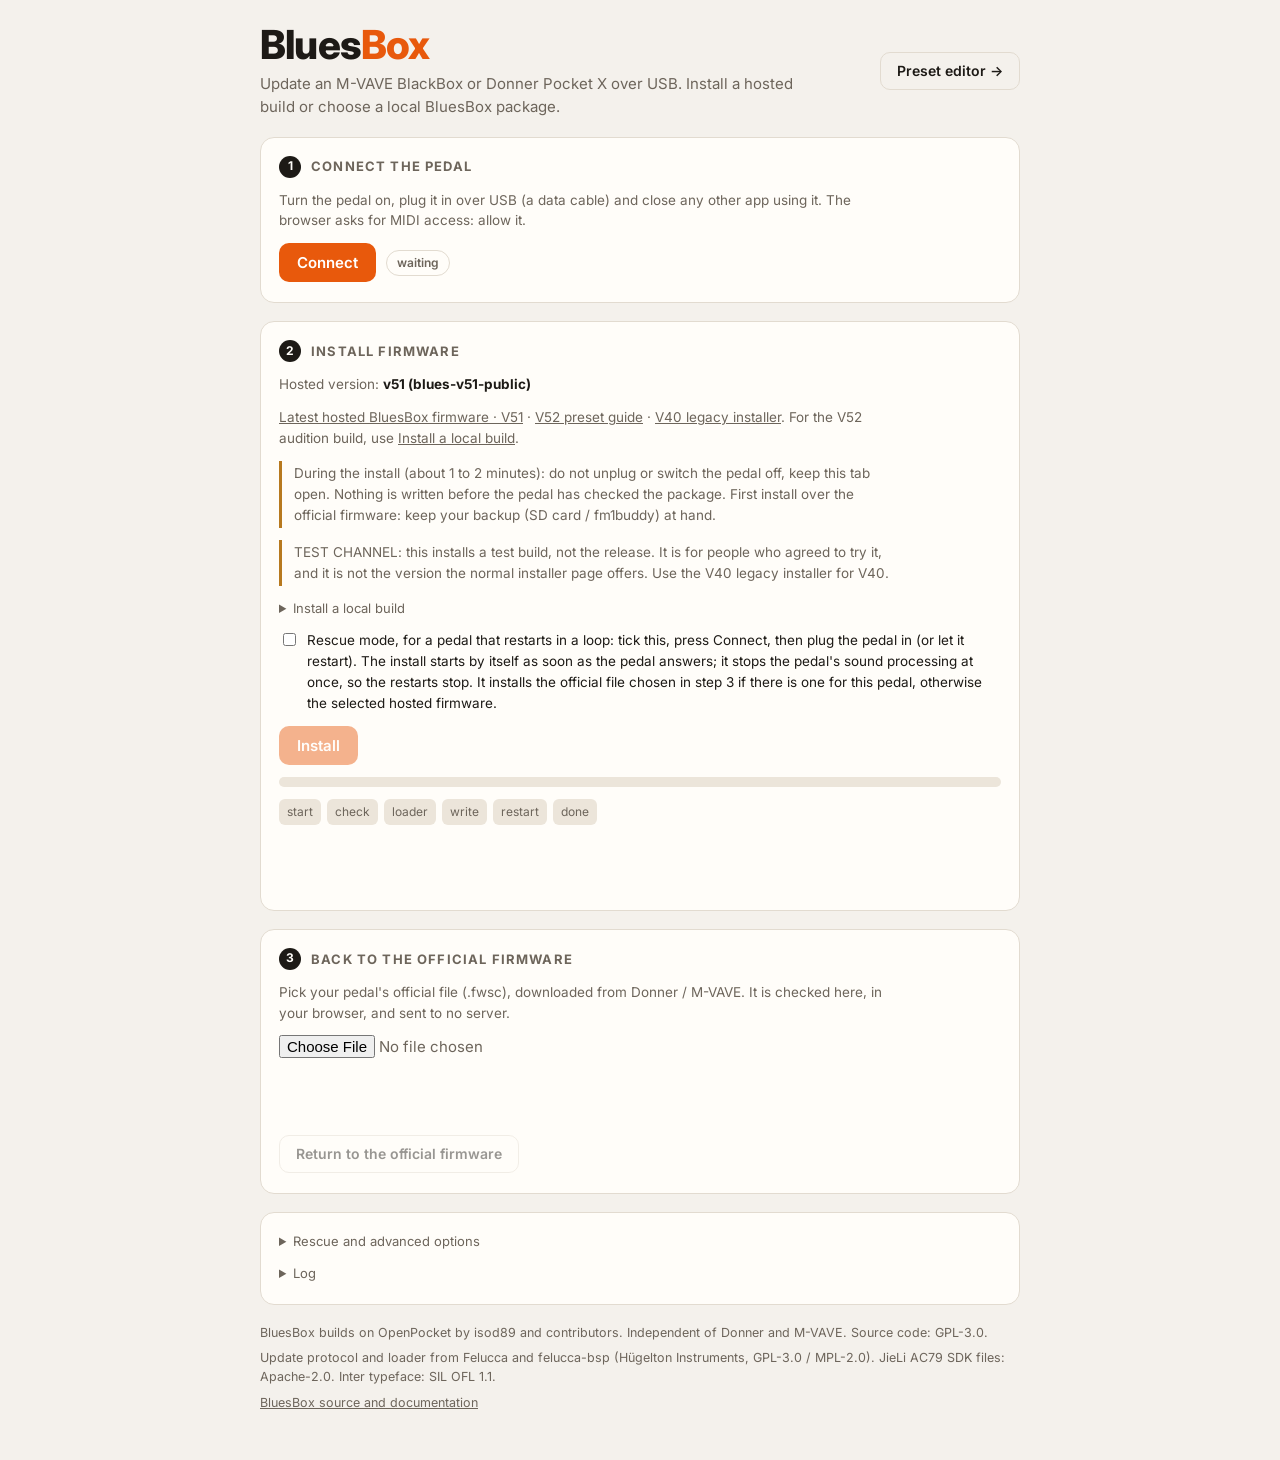
<file: docs/index.html>
<!doctype html>
<html lang="en">
<head>
<meta charset="utf-8">
<meta name="viewport" content="width=device-width, initial-scale=1, viewport-fit=cover">
<title>BluesBox Updater</title>
<meta name="description" content="Install BluesBox firmware on a supported guitar pedal over USB.">
<link rel="preconnect" href="https://fonts.googleapis.com">
<link rel="stylesheet" href="https://fonts.googleapis.com/css2?family=Inter:wght@400;600;800&family=JetBrains+Mono:wght@400;600&display=swap">
<style>
:root{--bg:#f4f1ec;--panel:#fffdf9;--ink:#1d1a16;--dim:#6d655b;--line:#e2dbd0;--acc:#e8590c;--acc-ink:#fff;--ok:#2f9e44;--err:#c92a2a;--warn:#b7791f;--bar:#ece5da;--code:#f0ebe3;color-scheme:light}
@media (prefers-color-scheme:dark){:root:not([data-theme="light"]){--bg:#121110;--panel:#1b1917;--ink:#ece7e0;--dim:#a39a8f;--line:#2e2a26;--acc:#ff7a29;--acc-ink:#1b1206;--ok:#5fcf74;--err:#ff6b6b;--warn:#e7b04b;--bar:#2a2622;--code:#24211e;color-scheme:dark}}
:root[data-theme="dark"]{--bg:#121110;--panel:#1b1917;--ink:#ece7e0;--dim:#a39a8f;--line:#2e2a26;--acc:#ff7a29;--acc-ink:#1b1206;--ok:#5fcf74;--err:#ff6b6b;--warn:#e7b04b;--bar:#2a2622;--code:#24211e;color-scheme:dark}
*{box-sizing:border-box}
body{margin:0;background:var(--bg);color:var(--ink);font:15px/1.55 Inter,system-ui,-apple-system,"Segoe UI",sans-serif;
  padding-left:max(16px,env(safe-area-inset-left,0px));padding-right:max(16px,env(safe-area-inset-right,0px));padding-block:24px 48px}
.wrap{max-width:760px;margin:0 auto;display:flex;flex-direction:column;gap:18px}
header{display:flex;align-items:flex-end;justify-content:space-between;gap:12px;flex-wrap:wrap}
h1{margin:0;font-size:clamp(28px,6vw,40px);font-weight:800;letter-spacing:-.02em;line-height:1.05;text-wrap:balance}
h1 span{color:var(--acc)}
.tag{margin:6px 0 0;color:var(--dim);max-width:60ch}
.card{background:var(--panel);border:1px solid var(--line);border-radius:14px;padding:18px 18px 20px;display:flex;flex-direction:column;gap:12px;min-width:0}
.card h2{margin:0;font-size:13px;letter-spacing:.09em;text-transform:uppercase;color:var(--dim);display:flex;align-items:center;gap:10px}
.card h2 b{display:inline-grid;place-items:center;width:22px;height:22px;border-radius:50%;background:var(--ink);color:var(--panel);font-size:12px;letter-spacing:0}
.row{display:flex;flex-wrap:wrap;gap:10px;align-items:center}
button.go{font:600 15px/1 Inter,sans-serif;padding:12px 18px;border-radius:10px;border:0;background:var(--acc);color:var(--acc-ink);cursor:pointer}
button.alt{font:600 14px/1 Inter,sans-serif;padding:11px 16px;border-radius:10px;border:1px solid var(--line);background:transparent;color:var(--ink);cursor:pointer}
button:disabled{opacity:.45;cursor:default}
.dev{display:grid;grid-template-columns:auto 1fr;gap:4px 14px;font-size:14px}
.dev dt{color:var(--dim)}
.dev dd{margin:0;font-weight:600;min-width:0;overflow-wrap:anywhere}
.pill{display:inline-block;font:600 12px/1 Inter,sans-serif;padding:6px 10px;border-radius:999px;border:1px solid var(--line);color:var(--dim)}
.pill.ok{color:var(--ok);border-color:currentColor}.pill.err{color:var(--err);border-color:currentColor}.pill.warn{color:var(--warn);border-color:currentColor}
.bar{height:10px;border-radius:6px;background:var(--bar);overflow:hidden}
.bar i{display:block;height:100%;width:0;background:var(--acc);transition:width .2s}
.steps{display:flex;flex-wrap:wrap;gap:6px;font-size:12px;color:var(--dim)}
.steps span{padding:4px 8px;border-radius:6px;background:var(--bar)}
.steps span.on{background:var(--acc);color:var(--acc-ink)}
.steps span.done{background:transparent;color:var(--ok);outline:1px solid currentColor}
.note{font-size:13.5px;color:var(--dim);margin:0;max-width:68ch}
.note strong{color:var(--ink)}
.warnbox{border-left:3px solid var(--warn);padding:2px 0 2px 12px}
.msg{font-weight:600;min-height:1.5em}
.msg.ok{color:var(--ok)}.msg.err{color:var(--err)}
input[type=file]{font:inherit;color:var(--dim);max-width:100%}
label.chk{display:flex;gap:8px;align-items:flex-start;font-size:13.5px}
details summary{cursor:pointer;color:var(--dim);font-size:13px}
pre#log{margin:10px 0 0;background:var(--code);border-radius:10px;padding:12px;font:12px/1.5 "JetBrains Mono",ui-monospace,Menlo,Consolas,monospace;max-height:260px;overflow:auto;white-space:pre-wrap;overflow-wrap:anywhere}
code{font:12.5px "JetBrains Mono",ui-monospace,monospace;background:var(--code);padding:1px 5px;border-radius:5px}
footer{color:var(--dim);font-size:12.5px;display:flex;flex-direction:column;gap:6px}
footer a,.note a{color:inherit}
[hidden]{display:none!important}
</style>
</head>
<body>
<div class="wrap">
  <header>
    <div>
      <h1>Blues<span>Box</span></h1>
      <p class="tag" data-t="tag"></p>
    </div>
    <a class="alt" id="toeditor" href="editor.html" data-t="toeditor" style="text-decoration:none;align-self:center;font:600 14px/1 Inter,sans-serif;padding:11px 16px;border-radius:10px;border:1px solid var(--line);color:var(--ink)"></a>
  </header>

  <section class="card" id="nomidi" hidden>
    <p class="msg err" data-t="nomidi"></p>
  </section>

  <section class="card">
    <h2><b>1</b><span data-t="s1"></span></h2>
    <p class="note" data-t="s1note"></p>
    <div class="row">
      <button class="go" id="connect" data-t="connect"></button>
      <span class="pill" id="state" data-t="idle"></span>
    </div>
    <dl class="dev" id="devinfo" hidden>
      <dt data-t="pedal"></dt><dd id="d-model"></dd>
      <dt data-t="firmware"></dt><dd id="d-fw"></dd>
      <dt data-t="port"></dt><dd id="d-port"></dd>
    </dl>
  </section>

  <section class="card" id="installCard">
    <h2><b>2</b><span data-t="s2"></span></h2>
    <p class="note"><span data-t="s2note"></span> <strong id="pkgver">…</strong></p>
    <p class="note"><a href="?channel=blues-v51-public">Latest hosted BluesBox firmware · V51</a> · <a href="https://github.com/Testing7B/bluesbox/blob/main/docs/BluesBox-V52-Preset-Guide.md">V52 preset guide</a> · <a href="?channel=v40">V40 legacy installer</a>.
      For the V52 audition build, use <a href="#local-build">Install a local build</a>.</p>
    <p class="note warnbox" data-t="s2warn"></p>
    <p class="note warnbox" id="bbwarn" hidden data-t="bbwarn"></p>
    <p class="note warnbox" id="testchan" hidden data-t="testchan"></p>
    <details id="local-build">
      <summary>Install a local build</summary>
      <p class="note">Choose the .fwsc file and its matching manifest.json. Both files are checked in your browser and stay on your computer.</p>
      <fieldset id="localfiles">
        <p><label>Firmware (.fwsc) <input type="file" id="localfw" accept=".fwsc"></label></p>
        <p><label>Manifest (.json) <input type="file" id="localmanifest" accept=".json"></label></p>
        <button class="alt" id="localclear" type="button">Use hosted firmware</button>
      </fieldset>
      <p class="msg" id="localmsg" role="status"></p>
    </details>
    <label class="chk"><input type="checkbox" id="rescueOn"><span data-t="rescueon"></span></label>
    <div class="row">
      <button class="go" id="install" disabled data-t="install"></button>
      <button class="alt" id="resume" hidden data-t="resume"></button>
    </div>
    <div class="bar"><i id="bar"></i></div>
    <div class="steps" id="steps"></div>
    <p class="msg" id="msg"></p>
  </section>

  <section class="card">
    <h2><b>3</b><span data-t="s3"></span></h2>
    <p class="note" data-t="s3note"></p>
    <input type="file" id="offfile" accept=".fwsc">
    <p class="msg" id="offmsg"></p>
    <label class="chk" id="offconfirm" hidden><input type="checkbox" id="offok"><span data-t="unknownok"></span></label>
    <div class="row"><button class="alt" id="backoff" disabled data-t="backoff"></button></div>
    <div class="note warnbox" id="v21-factory" hidden>
      <strong>BlackBox V21 factory sounds</strong>
      <p>The V21 download contains the firmware. To restore the original sounds at the same time, select both AM4 files from your M-EFCS installation. The page checks and combines the three files on your computer.</p>
      <fieldset id="factory-files">
        <p><label>AM4 amp/cab bank <input type="file" id="factory-amps" accept=".bin"></label></p>
        <p><label>AM4 preset bank <input type="file" id="factory-presets" accept=".bin"></label></p>
        <label class="chk"><input type="checkbox" id="factory-confirm">I have backed up the sounds I want to keep. Restoring the factory bank replaces saved presets, amp captures and cabinet IRs on the pedal.</label>
      </fieldset>
      <p class="msg" id="factory-msg" role="status"></p>
      <div class="row"><button class="go" id="factory-install" disabled>Install V21 with factory sounds</button></div>
      <p class="note">For a pedal already on stock V21, verify its sounds or follow the <a href="RESCUE.md#blackbox-v21-factory-sounds">macOS recovery steps</a>. Those steps also show where to find the AM4 files.</p>
      <div class="row">
        <button class="alt" id="verify-factory" disabled>Verify factory sounds</button>
        <button class="alt" id="factory-uboot" disabled>Enter BlackBox USB recovery</button>
      </div>
    </div>
  </section>

  <section class="card">
    <details>
      <summary data-t="rescue"></summary>
      <p class="note" data-t="rescuenote"></p>
      <p class="note" data-t="rescuemac"></p>
      <div class="row"><button class="alt" id="uboot" disabled data-t="uboot"></button></div>
    </details>
    <details>
      <summary data-t="logt"></summary>
      <pre id="log"></pre>
    </details>
  </section>

  <footer>
    <span data-t="foot1"></span>
    <span data-t="foot2"></span>
    <a href="https://github.com/Testing7B/bluesbox">BluesBox source and documentation</a>
  </footer>
</div>

<script type="module">
import { Updater, IS_OTA, IS_OPENPOCKET, OUR_LOADER, MODELS } from "./pxota.js";
import { productOf, logicalImage, checkOfficial, verifyPackage } from "./pxpkg.js";
import { BLACKBOX_V21, factoryBank, factoryUpdate, verifyFactorySounds } from "./pxfactory.js";

const T = {
  en: {
    tag: "Update an M-VAVE BlackBox or Donner Pocket X over USB. Install a hosted build or choose a local BluesBox package.",
    nomidi: "This browser has no Web MIDI. Use Chrome or Edge on a computer (Windows, macOS, Linux, ChromeOS).",
    s1: "Connect the pedal", s1note: "Turn the pedal on, plug it in over USB (a data cable) and close any other app using it. The browser asks for MIDI access: allow it.",
    connect: "Connect", idle: "waiting", searching: "searching…", found: "pedal found", none: "no pedal", busy: "working…",
    pedal: "Pedal", firmware: "Firmware", port: "MIDI port",
    official: "official", opfw: "BluesBox", loader: "update mode (loader)",
    s2: "Install firmware", s2note: "Hosted version:",
    s2warn: "During the install (about 1 to 2 minutes): do not unplug or switch the pedal off, keep this tab open. Nothing is written before the pedal has checked the package. First install over the official firmware: keep your backup (SD card / fm1buddy) at hand.",
    install: "Install", resume: "Resume the update",
    st_start: "start", st_verify: "check", st_loader: "loader", st_write: "write", st_reboot: "restart", st_done: "done",
    done: "Done: the pedal now runs ", sameok: "The firmware is up to date.",
    s3: "Back to the official firmware", s3note: "Pick your pedal's official file (.fwsc), downloaded from Donner / M-VAVE. It is checked here, in your browser, and sent to no server.",
    backoff: "Return to the official firmware", offknown: "Official file verified: ", offunknown: "Well-formed official file, unknown to this page: ",
    unknownok: "I understand: this file has not been tested with this page. Install it anyway.",
    rescue: "Rescue and advanced options",
    rescuenote: "If the pedal stays in update mode, reconnect it: the Resume button appears. The button below puts a pedal running compatible firmware into the chip's UBOOT mode, for a recovery from the SD card (fm1buddy).",
    rescuemac: "A pedal that restarts in a loop and cannot be reached by this page can be restored from a Mac, with no extra hardware: download the official BlackBox file (M-VAVE), then run `make rescue` in the BluesBox folder (read-only check), and `make rescue-write` to restore it. The steps are in docs/RESCUE.md; the SD-card route (fm1buddy, flash/) is the second choice.",
    uboot: "Enter UBOOT mode", logt: "Log",
    foot1: "BluesBox builds on OpenPocket by isod89 and contributors. Independent of Donner and M-VAVE. Source code: GPL-3.0.",
    foot2: "Update protocol and loader from Felucca and felucca-bsp (Hügelton Instruments, GPL-3.0 / MPL-2.0). JieLi AC79 SDK files: Apache-2.0. Inter typeface: SIL OFL 1.1.",
    e_notfound: "Pedal not found. Check the cable (data), close other MIDI apps, then try again.",
    testchan: "TEST CHANNEL: this installs a test build, not the release. It is for people who agreed to try it, and it is not the version the normal installer page offers. Use the V40 legacy installer for V40.",
    drivelab: "DRIVE LAB: BlackBox test build based on V40, with 31 drives and no synth block. Choose the V40 legacy installer to return to V40.",
    bbwarn: "If your BlackBox restarts in a loop, use the rescue option below.",
toeditor: "Preset editor →",
        rescueon: "Rescue mode, for a pedal that restarts in a loop: tick this, press Connect, then plug the pedal in (or let it restart). The install starts by itself as soon as the pedal answers; it stops the pedal's sound processing at once, so the restarts stop. It installs the official file chosen in step 3 if there is one for this pedal, otherwise the selected hosted firmware.",
    e_model: "This package is not for this pedal: ", e_lost: "The pedal was disconnected. Plug it back in and press Resume.",
    e_stopped: "The pedal stopped answering. ", e_noloader: "The update loader did not appear. Replug the cable, then Resume.",
    e_noreturn: "The pedal did not come back: switch it off and on.", e_mismatch: "Written, but the pedal reports: ",
    e_foreign: "The pedal is in the update mode of another firmware: ", e_pkg: "Firmware package missing on this site: ",
  },
};
const lang = "en";
const stored = (k, d) => { try { return localStorage.getItem(k) || d; } catch (_) { return d; } };
const t = (k) => (T[lang] && T[lang][k]) || T.en[k] || k;
function applyLang() {
  document.documentElement.lang = lang;
  document.querySelectorAll("[data-t]").forEach((el) => { el.textContent = t(el.dataset.t); });
  drawSteps();
}

const $ = (id) => document.getElementById(id);
const logEl = $("log");
const log = (m) => { logEl.textContent += `[${new Date().toLocaleTimeString()}] ${m}\n`; logEl.scrollTop = logEl.scrollHeight; };
const STEPS = ["start", "verify", "loader", "write", "reboot", "done"];
let stepAt = -1;
function drawSteps() {
  $("steps").innerHTML = STEPS.map((s, i) => `<span class="${i < stepAt ? "done" : i === stepAt ? "on" : ""}">${t("st_" + s)}</span>`).join("");
}
function setState(text, cls = "") { const p = $("state"); p.textContent = text; p.className = "pill " + cls; }
function setMsg(el, text, cls = "") { el.textContent = text; el.className = "msg " + cls; }
const errText = (e) => (e && e.code && T.en["e_" + e.code] ? t("e_" + e.code) + (e.detail || "") : (e && e.message) || String(e));

/* Default to BluesBox for BlackBox. The V40 legacy channel also supports Pocket X. */
function openLocalBuild() {
  if (location.hash === "#local-build") document.getElementById("local-build").open = true;
}
openLocalBuild();
window.addEventListener("hashchange", openLocalBuild);

const DEFAULT_CHANNEL = "blues-v51-public";
const CHANNEL = (new URLSearchParams(location.search).get("channel") || "").replace(/[^a-z0-9-]/g, "") || DEFAULT_CHANNEL;
const FW = "firmware/" + (CHANNEL === "v40" ? "" : CHANNEL + "/");
let access = null, up = null, manifest = null, lastDev = null, busy = false, official = null;
let sawV21 = false;
let bank = null, bankRevision = 0;
const recoveryChannel = `firmware/${DEFAULT_CHANNEL}/`;
const recoveryPending = () => stored("bluesbox-v21-recovery", "") === "pending";
const recoveryReady = () => official?.product === BLACKBOX_V21 && official.known &&
  bank && $("factory-confirm").checked;
let localPackage = null, localRevision = 0;
const localSelected = () => $("localfw").files.length > 0 || $("localmanifest").files.length > 0;
const canInstall = (model) => localSelected()
  ? localPackage?.model === model
  : manifest?.packages.some((pkg) => pkg.model === model);

if (!navigator.requestMIDIAccess) { $("nomidi").hidden = false; $("connect").disabled = true; }
$("testchan").hidden = CHANNEL === "v40";
if (CHANNEL === "drive-lab") $("testchan").textContent = t("drivelab");
const bluesRevision = CHANNEL.match(/^blues-v(50|51)-public$/)?.[1];
if (bluesRevision)
  $("testchan").textContent = `BluesBox V${bluesRevision} for BlackBox. This hosted build uses the public amp and cab models.`;

async function loadManifest() {
  try {
    const r = await fetch(FW + "manifest.json", { cache: "no-store" });
    manifest = await r.json();
    $("pkgver").textContent = "v" + manifest.version + (CHANNEL ? " (" + CHANNEL + ")" : "");
  } catch (e) { $("pkgver").textContent = "—"; log("manifest: " + e.message); }
}

function showDev(d) {
  lastDev = d;
  $("devinfo").hidden = !d;
  const onV21 = d?.id.text === BLACKBOX_V21;
  if (d) sawV21 = onV21;
  if (onV21) try { localStorage.removeItem("bluesbox-v21-recovery"); } catch (_) {}
  $("v21-factory").hidden = !sawV21 && official?.product !== BLACKBOX_V21;
  $("verify-factory").disabled = busy || !onV21;
  $("factory-uboot").disabled = busy || !onV21;
  $("factory-install").disabled = busy || !d || d.id.model !== "BlackBox" ||
    !IS_OPENPOCKET(d.id) || !recoveryReady();
  $("resume").hidden = !d || !IS_OTA(d.id);
  $("resume").disabled = busy || (recoveryPending() && (!d || !OUR_LOADER(d.id) || !recoveryReady())) || (!recoveryPending() && localSelected() && d && OUR_LOADER(d.id) &&
    localPackage?.model !== stored("op-model", ""));
  $("install").disabled = busy || !d || IS_OTA(d.id) || !canInstall(d.id.model);
  $("install").textContent = localPackage ? "Install " + localPackage.product : t("install");
  $("uboot").disabled = busy || !d || !IS_OPENPOCKET(d.id);
  $("backoff").disabled = busy || !d || IS_OTA(d.id) || !official || official.model !== d.id.model ||
    (!official.known && !$("offok").checked);
  $("backoff").textContent = official?.product === BLACKBOX_V21 ? "Install V21 firmware only" : t("backoff");
  if (!d) return;
  const id = d.id;
  const ota = IS_OTA(id);
  $("d-model").textContent = ota ? "—" : (id.model === "PocketX" ? "Donner Pocket X" : "M-VAVE BlackBox");
  $("d-fw").textContent = ota ? `${t("loader")} (${id.text})` : IS_OPENPOCKET(id) ? `${t("opfw")} v${id.version - 900} (${id.text})` : `${t("official")} ${String(id.version).padStart(3, "0")} (${id.text})`;
  $("d-port").textContent = d.name;
  const bb = id.model === "BlackBox";               /* not supported yet: boot loop (issue #1) */
  $("bbwarn").hidden = !bb || CHANNEL !== "v40";
}

async function connect() {
  try {
    if (!access) {
      access = await navigator.requestMIDIAccess({ sysex: true });
      up = new Updater(access, log);
      access.onstatechange = () => { if (busy || scanning) return; if (rescueArmed()) rescueTry(); else scan(); };
    }
    await scan();
  } catch (e) { setState(t("none"), "err"); log("MIDI: " + e.message); }
}
let scanning = false;
async function scan() {
  if (scanning || !up) return;
  scanning = true;
  setState(t("searching"));
  try {
    const d = await up.identify();
    if (d) { setState(t("found"), "ok"); log(`found ${d.id.text} on "${d.name}"`); }
    else { setState(t("none"), "warn"); log("no pedal" + up.seen()); }
    showDev(d);
  } finally { scanning = false; }
  if (rescueArmed() && lastDev && MODELS.includes(lastDev.id.model)) setTimeout(rescueTry, 0);   // seen by a scan
}

function progress(kind, n) {
  const k = STEPS.indexOf(kind);
  if (k >= 0 && k !== stepAt) { stepAt = k; drawSteps(); }
  const est = kind === "verify" ? 40 : kind === "write" ? 2700 : 0;   // requests: step 1 ~30, step 2 ~2 x 1300
  const base = { start: 0, verify: 2, loader: 8, write: 12, reboot: 96, done: 100 }[kind] ?? 0;
  const span = kind === "verify" ? 6 : kind === "write" ? 84 : 0;
  const pct = base + (est && typeof n === "number" ? Math.min(1, n / est) * span : 0);
  $("bar").style.width = pct.toFixed(1) + "%";
}

async function packageFor(model) {
  if (localSelected()) {
    if (localPackage?.model === model) return localPackage;
    throw Object.assign(new Error(model), { code: "model", detail: model });
  }
  const p = manifest && manifest.packages.find((x) => x.model === model);
  if (!p) throw Object.assign(new Error(model), { code: "pkg", detail: model });
  const r = await fetch(FW + p.file, { cache: "no-store" });
  if (!r.ok) throw Object.assign(new Error(p.file), { code: "pkg", detail: p.file });
  const bytes = new Uint8Array(await r.arrayBuffer());
  if (productOf(bytes) !== p.product) throw new Error("package identity mismatch");
  return { product: p.product, image: logicalImage(bytes) };
}

async function run(job, resultMessage) {
  if (busy) return;
  busy = true; stepAt = resultMessage ? -1 : 0; drawSteps(); $("bar").style.width = "0";
  setState(t("busy"), "warn");
  ["install", "resume", "backoff", "uboot", "connect", "verify-factory", "factory-uboot"].forEach((id) => $(id).disabled = true);
  $("localfiles").disabled = $("factory-files").disabled = $("offfile").disabled = true;
  $("factory-install").disabled = true;
  setMsg($("msg"), "");
  try {
    const res = await job();
    const firmwareOnly = !resultMessage && res === BLACKBOX_V21;
    const message = resultMessage || (firmwareOnly
      ? "V21 firmware booted. Verify or restore the factory sounds in step 3."
      : t("done") + res);
    setMsg($("msg"), message, firmwareOnly ? "" : "ok");
    log(message);
  } catch (e) {
    setMsg($("msg"), errText(e), "err");
    log(`error ${e.code || ""}: ${e.message}`);
  } finally {
    busy = false;
    $("localfiles").disabled = $("factory-files").disabled = $("offfile").disabled = false;
    $("connect").disabled = false;
    await scan();
  }
}

$("connect").onclick = connect;

// rescue mode (issue #1): the packages are fetched beforehand, the install fires the moment a pedal answers
let pre = null;
let rescueTries = 0;                                  // a few attempts, then the mode turns itself off
const rescueArmed = () => $("rescueOn").checked && pre !== null && up !== null && rescueTries < 10;
async function prefetch() {
  pre = null;
  const revision = localRevision;
  const got = {};
  for (const m of MODELS) { try { got[m] = await packageFor(m); } catch (e) { log("rescue: " + errText(e)); } }
  if ($("rescueOn").checked && revision === localRevision) { pre = got; log("rescue mode armed: waiting for the pedal"); setState(t("searching"), "warn"); }
}
function pick(model) {
  if (official && official.model === model && (official.known || $("offok").checked)) return { image: official.image, product: official.product };
  return pre && pre[model];
}
function rescueTry() {
  if (busy || scanning || !rescueArmed()) return;
  rescueTries++;
  return run(async () => {
    const r = await up.rescue(pick, (s, n) => { progress(s, n); if (s !== "verify" && s !== "write") log("rescue step " + s + (n !== undefined ? " " + n : "")); });
    if (!r) throw Object.assign(new Error("no pedal yet"), { code: "notfound", detail: up.seen() });
    $("rescueOn").checked = false; pre = null;
    return r;
  });
}
$("rescueOn").onchange = async () => {
  if (!$("rescueOn").checked) { pre = null; log("rescue mode off"); return; }
  rescueTries = 0;
  await prefetch();
  if (rescueArmed() && lastDev) rescueTry();
};
async function selectLocalPackage() {
  const revision = ++localRevision;
  const fw = $("localfw").files[0], mf = $("localmanifest").files[0];
  localPackage = null;
  pre = null;
  $("rescueOn").checked = false;
  $("rescueOn").disabled = localSelected();
  showDev(lastDev);
  if (!fw || !mf) {
    setMsg($("localmsg"), localSelected() ? "Choose both files." : "");
    return;
  }
  setMsg($("localmsg"), "Checking package…");
  try {
    const [raw, bytes] = await Promise.all([mf.text(), fw.arrayBuffer()]);
    const entry = JSON.parse(raw).packages?.find((pkg) => pkg.file === fw.name);
    if (!entry) throw new Error("The manifest has no entry for " + fw.name);
    const verified = await verifyPackage(new Uint8Array(bytes), entry);
    if (entry.model !== verified.model) throw new Error("Manifest model does not match the package.");
    if (revision !== localRevision) return;
    localPackage = verified;
    setMsg($("localmsg"), "Verified " + verified.product + ". Connect a matching pedal to install.", "ok");
  } catch (e) {
    if (revision !== localRevision) return;
    setMsg($("localmsg"), e.message, "err");
  }
  showDev(lastDev);
}
$("localfw").onchange = $("localmanifest").onchange = selectLocalPackage;
$("localclear").onclick = () => {
  $("localfw").value = $("localmanifest").value = "";
  selectLocalPackage();
};
$("install").onclick = () => run(async () => {
  const d = lastDev;
  const { product, image } = await packageFor(d.id.model);
  try { localStorage.setItem("op-model", d.id.model); } catch (_) {}
  log(`install ${product} over ${d.id.text}`);
  return up.install(image, product, (s, n) => { progress(s, n); if (s !== "verify" && s !== "write") log("step " + s + (n !== undefined ? " " + n : "")); });
});
$("resume").onclick = () => run(async () => {
  const d = lastDev;
  if (recoveryPending() && OUR_LOADER(d.id)) {
    await restoreFactory(true);
    return BLACKBOX_V21;
  }
  // our loader: finish the selected package of the model picked by the official file or the last model seen
  if (OUR_LOADER(d.id)) {
    const model = localSelected() ? stored("op-model", "") : (official && official.model) || stored("op-model", "PocketX");
    const { product, image } = await packageFor(model);
    await up.resume(image, product, (s, n) => progress(s, n));
    return product;
  }
  if (!official) throw Object.assign(new Error(d.id.text), { code: "foreign", detail: d.id.text });
  await up.resume(official.image, official.product, (s, n) => progress(s, n), { official: true });
  return official.product;
}, recoveryPending() ? "V21 installed and all factory sounds verified." : undefined);
async function loadFactoryFiles() {
  const revision = ++bankRevision;
  bank = null;
  $("factory-confirm").checked = false;
  showDev(lastDev);
  const models = $("factory-amps").files[0], presets = $("factory-presets").files[0];
  setMsg($("factory-msg"), models || presets ? "Choose both AM4 files." : "");
  if (!models || !presets) return;
  try {
    const files = await Promise.all([models.arrayBuffer(), presets.arrayBuffer()]);
    const checked = await factoryBank(...files.map(file => new Uint8Array(file)));
    if (revision !== bankRevision) return;
    bank = checked;
    setMsg($("factory-msg"), "Both AM4 files verified.", "ok");
  } catch (e) {
    if (revision === bankRevision) setMsg($("factory-msg"), e.message, "err");
  }
  showDev(lastDev);
}
$("factory-amps").onchange = $("factory-presets").onchange = loadFactoryFiles;
$("factory-confirm").onchange = () => showDev(lastDev);

async function restoreFactory(resume) {
  if (!recoveryReady()) throw new Error("Choose V21 and both verified AM4 files, then confirm the backup.");
  const response = await fetch(recoveryChannel + "manifest.json", { cache: "no-store" });
  if (!response.ok) throw new Error("The BluesBox recovery loader is unavailable.");
  const entry = (await response.json()).packages.find(p => p.product === "BlackBox_948");
  if (!entry) throw new Error("The BlackBox recovery loader is missing from the manifest.");
  const binary = await fetch(recoveryChannel + entry.file);
  if (!binary.ok) throw new Error("Could not load the BluesBox recovery package.");
  const carrier = await verifyPackage(new Uint8Array(await binary.arrayBuffer()), entry);
  const image = factoryUpdate(official, bank, carrier);
  const step = (kind, n) => progress(kind, n);
  try { localStorage.setItem("bluesbox-v21-recovery", "pending"); } catch (_) {}
  if (resume) {
    if (!await up.resume(image, BLACKBOX_V21, step)) throw new Error("Reconnect the recovery loader and try Resume again.");
  } else {
    await up.install(image, BLACKBOX_V21, step);
  }
  try { localStorage.removeItem("bluesbox-v21-recovery"); } catch (_) {}
  await verifyFactorySounds(up, p => { $("bar").style.width = (100 * p).toFixed(1) + "%"; });
  return BLACKBOX_V21;
}
$("factory-install").onclick = () => run(() => restoreFactory(false), "V21 installed and all factory sounds verified.");

$("backoff").onclick = () => run(async () => {
  log(`return to ${official.product}`);
  return up.install(official.image, official.product, (s, n) => progress(s, n));
});
$("uboot").onclick = async () => { try { await up.uboot(); log("UBOOT soft key sent"); } catch (e) { log(e.message); } };
$("factory-uboot").onclick = () => run(
  () => up.uboot((id) => id.text === BLACKBOX_V21),
  "USB recovery requested. The Terminal recovery tool can now read the pedal."
);
$("verify-factory").onclick = () => run(
  () => verifyFactorySounds(up, (p) => { $("bar").style.width = (p * 100).toFixed(1) + "%"; }),
  "Factory sounds verified: 20 amps, 20 cabinets, and 80 presets."
);
$("offfile").onchange = async (ev) => {
  official = null; $("offconfirm").hidden = true; $("offok").checked = false;
  const f = ev.target.files[0];
  if (!f) { showDev(lastDev); return; }
  try {
    official = await checkOfficial(new Uint8Array(await f.arrayBuffer()));
    setMsg($("offmsg"), (official.known ? t("offknown") : t("offunknown")) + official.product, official.known ? "ok" : "");
    $("offconfirm").hidden = official.known;
    log(`official file ${f.name}: ${official.product}, sha256 ${official.sha256.slice(0, 16)}…, known ${official.known}`);
  } catch (e) { setMsg($("offmsg"), e.message, "err"); }
  showDev(lastDev);
};
$("offok").onchange = () => showDev(lastDev);
window.addEventListener("beforeunload", (e) => { if (busy) { e.preventDefault(); e.returnValue = ""; } });
// remember the model, for a resume after a disconnect
setInterval(() => { if (lastDev && MODELS.includes(lastDev.id.model)) try { localStorage.setItem("op-model", lastDev.id.model); } catch (_) {} }, 2000);

applyLang();
loadManifest().then(() => showDev(lastDev));
</script>
</body>
</html>
</file>
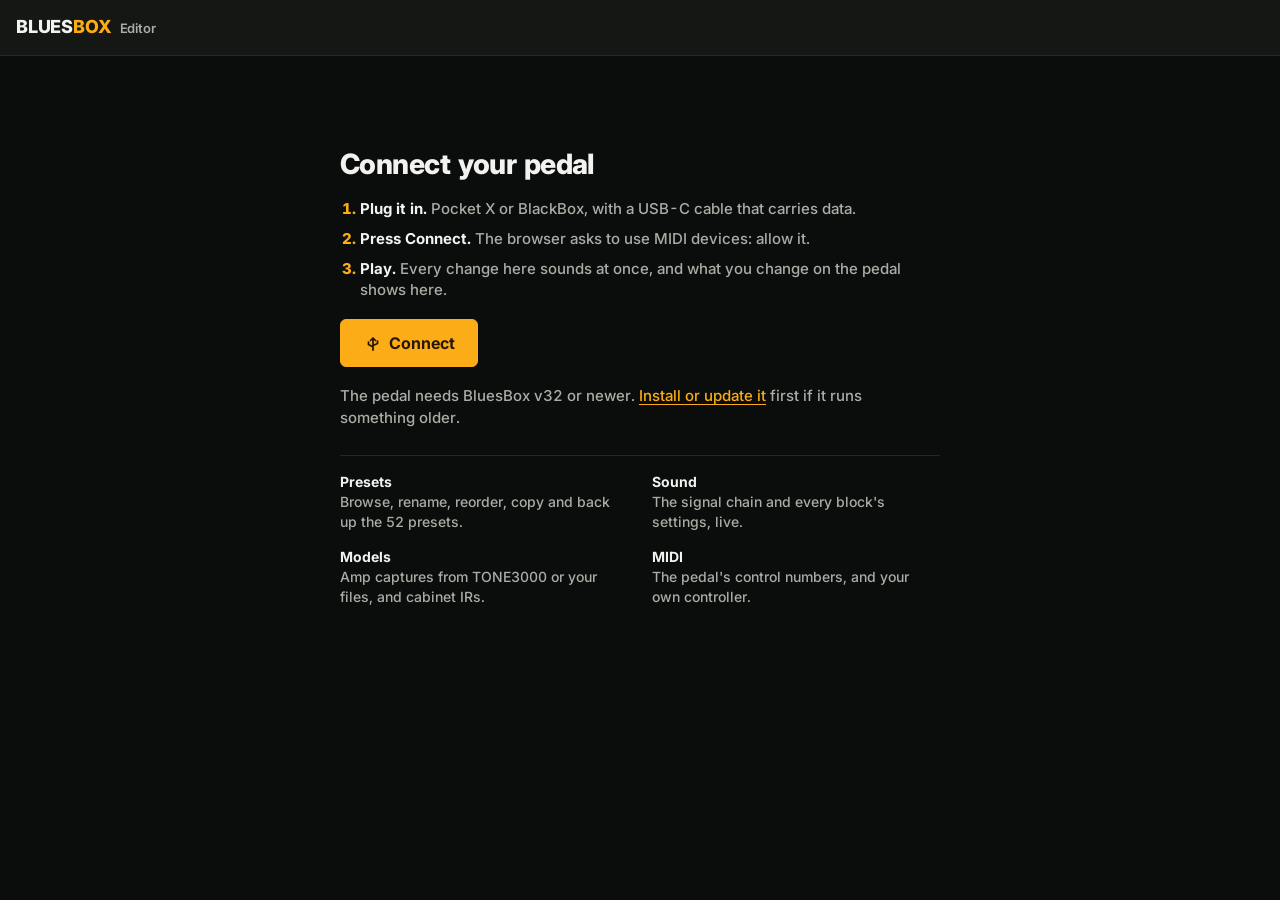
<file: docs/editor.html>
<!doctype html>
<!-- SPDX-License-Identifier: GPL-3.0-only
     BluesBox web editor: the pedal's presets, its current sound, its NAM models and cabinet IRs, and MIDI control,
     live over USB-MIDI (Chrome / Edge). Protocol: EDITOR-PROTOCOL.md; transport: pxedit.js. No library, no build step:
     editor.css, editor.js (start, connection, sections) and one module per section (edsound.js, edpresets.js,
     edmodels.js, edmidi.js) on edcore.js. -->
<html lang="en">
<head>
<meta charset="utf-8">
<meta name="viewport" content="width=device-width, initial-scale=1, viewport-fit=cover">
<meta name="color-scheme" content="dark">
<meta name="theme-color" content="#0d0f0e">
<title>BluesBox Editor</title>
<meta name="description" content="Edit a Donner Pocket X or M-VAVE BlackBox running BluesBox from the browser, over USB.">
<link rel="preconnect" href="https://fonts.googleapis.com">
<link rel="stylesheet" href="https://fonts.googleapis.com/css2?family=Inter:wght@400;500;600;700;800&display=swap">
<link rel="stylesheet" href="editor.css">
</head>
<body data-conn="idle" data-view="sound">
<a class="skip" href="#main">Skip to the editor</a>

<header class="bar">
  <a class="brand" href="./" title="BluesBox installer">BLUES<b>BOX</b><span>Editor</span></a>
  <nav class="tabs" id="tabs" aria-label="Sections">
    <button type="button" data-go="presets" class="narrow-only"><svg class="ic"><use href="#i-list"/></svg><span>Presets</span></button>
    <button type="button" data-go="sound"><svg class="ic"><use href="#i-sliders"/></svg><span>Sound</span></button>
    <button type="button" data-go="models"><svg class="ic"><use href="#i-wave"/></svg><span>Models</span></button>
    <button type="button" data-go="midi"><svg class="ic"><use href="#i-midi"/></svg><span>MIDI</span></button>
  </nav>
  <div class="bar-end">
    <button type="button" class="meter" id="load" popovertarget="loadpop" hidden aria-label="DSP load">
      <span class="meter-l">DSP</span><span class="meter-bar"><i id="loadbar"></i><b id="loadpeak"></b></span><span class="meter-v" id="loadv">–</span>
    </button>
    <button type="button" class="conn" id="conn" popovertarget="connpop" hidden><i class="dot"></i><span id="status">Not connected</span></button>
  </div>
</header>

<div class="pop" id="loadpop" popover aria-label="DSP load details"></div>
<div class="pop" id="connpop" popover aria-label="Connection"></div>
<div class="pop menu" id="menu" popover role="menu"></div>

<div class="lostbar" id="lostbar" hidden role="alert">
  <svg class="ic"><use href="#i-alert"/></svg>
  <span>The pedal stopped answering. Plug it back in: the editor reconnects by itself.</span>
  <button type="button" class="btn small" id="reconnect">Reconnect now</button>
</div>

<div class="shell" id="shell">
  <aside class="presets" id="presets" aria-labelledby="presets-h">
    <div class="presets-head">
      <h2 id="presets-h">Presets</h2>
      <button type="button" class="btn small" id="imp" title="Import presets from a file">Import</button>
      <button type="button" class="btn small" id="expall" title="Save all 52 presets in one file">Back up all</button>
      <input type="file" id="file" accept=".json,application/json" hidden>
    </div>
    <label class="search"><svg class="ic"><use href="#i-search"/></svg>
      <input type="search" id="psearch" placeholder="Search presets, amps, effects" autocomplete="off" spellcheck="false" aria-label="Search presets" aria-keyshortcuts="/"></label>
    <div class="chips" id="pfilter" role="group" aria-label="Show">
      <button type="button" data-f="all" aria-pressed="true">All</button>
      <button type="button" data-f="factory" aria-pressed="false">Factory</button>
    </div>
    <div class="list" id="list" role="listbox" aria-label="Presets" tabindex="0"></div>
    <p class="list-empty" id="listempty" hidden></p>
  </aside>

  <main id="main" tabindex="-1">
    <!-- before a pedal answers: first run and every way it can fail -->
    <section class="gate" id="gate" aria-live="polite"></section>

    <section class="view" id="view-sound" aria-labelledby="sound-h">
      <h1 class="vh" id="sound-h">Sound</h1>
      <div class="phead">
        <span class="num" id="num" aria-hidden="true">01</span>
        <div class="pname">
          <input id="name" maxlength="13" spellcheck="false" autocomplete="off" aria-label="Preset name">
          <span class="state" id="star"></span>
        </div>
        <div class="pacts">
          <button type="button" class="btn" id="compare" aria-pressed="false" title="Hear the saved preset, then come back to your changes">Compare</button>
          <button type="button" class="btn" id="revert" title="Drop the changes and load the saved preset again">Revert</button>
          <button type="button" class="btn" id="saveas">Save as…</button>
          <button type="button" class="btn primary" id="save" aria-keyshortcuts="Control+S Meta+S">Save</button>
          <button type="button" class="btn icon" id="pmore" aria-label="More for this preset" aria-haspopup="menu"><svg class="ic"><use href="#i-more"/></svg></button>
        </div>
      </div>

      <div class="chain-wrap">
        <span class="cap-io" aria-hidden="true">IN</span>
        <div class="chain" id="tiles" role="group" aria-label="Signal chain, in the order the sound passes through"></div>
        <span class="cap-io" aria-hidden="true">OUT</span>
      </div>
      <p class="hint"><a href="https://github.com/Testing7B/bluesbox/blob/main/docs/BluesBox-V52-Preset-Guide.md">V52 preset guide</a></p>
      <p class="hint" id="hint">Drag a block to move it. Arrow keys choose a block, Space switches it, Alt + arrows move it.</p>
      <label id="patch-output-row" hidden>Patch output
        <input id="patch-output" type="range" min="0" max="100" step="1">
        <output id="patch-output-value" for="patch-output"></output>
      </label>

      <div class="block" id="block">
        <div class="block-head">
          <span class="swatch" aria-hidden="true"></span>
          <h2 id="bname">AMP</h2>
          <span class="pos" id="bpos"></span>
          <span class="grow"></span>
          <span class="mv">
            <button type="button" class="btn icon small" id="mvl" aria-label="Move this block earlier in the chain"><svg class="ic"><use href="#i-left"/></svg></button>
            <button type="button" class="btn icon small" id="mvr" aria-label="Move this block later in the chain"><svg class="ic"><use href="#i-right"/></svg></button>
          </span>
          <button type="button" class="switch" id="onoff" role="switch" aria-checked="false"><i></i><span>Off</span></button>
        </div>
        <div class="type">
          <button type="button" id="tprev" aria-label="Previous type"><svg class="ic"><use href="#i-left"/></svg></button>
          <select id="type" aria-label="Type"></select>
          <button type="button" id="tnext" aria-label="Next type"><svg class="ic"><use href="#i-right"/></svg></button>
        </div>
        <div class="params" id="params"></div>
        <label hidden>Footswitch group
          <select id="stomp-group"><option value="0">None</option><option value="1">A · Left</option><option value="2">B · Right</option></select>
        </label>
        <div class="blocknote" id="blocknote" hidden></div>
      </div>
    </section>

    <section class="view" id="view-models" aria-labelledby="models-h">
      <h1 class="vh" id="models-h">Models and cabinets</h1>
      <div class="mgrid">
        <div class="mcol">
          <section class="card bank" id="nam" data-kind="nam"></section>
          <section class="card bank" id="ir" data-kind="ir"></section>
        </div>
        <section class="card t3k" id="t3k" aria-label="TONE3000"></section>
      </div>
      <input type="file" id="namfile" accept=".nam,application/json" multiple hidden>
      <input type="file" id="irfile" accept=".wav,audio/wav,audio/x-wav,audio/wave" multiple hidden>
    </section>

    <section class="view" id="view-midi" aria-labelledby="midi-h">
      <h1 class="vh" id="midi-h">MIDI</h1>
      <div class="midigrid">
        <section class="card" id="midiconn" aria-labelledby="midiconn-h"></section>
        <section class="card" id="pedal-settings" hidden aria-labelledby="pedal-settings-heading">
          <h2 id="pedal-settings-heading">Pedal settings</h2>
          <p class="dim">These settings apply to every preset. Use Sound to assign blocks to A or B, then save that preset.</p>
          <div id="pedal-settings-values"></div>
          <button class="btn small" id="pedal-settings-refresh">Read from pedal</button>
          <p role="status" id="pedal-settings-status"></p>
        </section>
        <section class="card" id="audio-diagnostics" hidden>
          <h2>Audio diagnostics</h2>
          <button class="btn small" id="stats-start">Start</button>
          <button class="btn small" id="stats-read">Read counters</button>
          <pre id="stats-result" role="status"></pre>
        </section>
        <section class="card" id="midimon" aria-labelledby="midimon-h"></section>
        <section class="card wide" id="midimap" aria-labelledby="midimap-h"></section>
      </div>
    </section>
  </main>
</div>

<div class="toasts" id="toasts" aria-live="polite"></div>
<dialog class="dlg" id="dlg" aria-labelledby="dlg-h"></dialog>

<svg hidden>
  <defs>
    <symbol id="i-list" viewBox="0 0 20 20"><path d="M7 5h10M7 10h10M7 15h10M3.25 5h.5M3.25 10h.5M3.25 15h.5"/></symbol>
    <symbol id="i-sliders" viewBox="0 0 20 20"><path d="M5 3v5M5 12v5M10 3v2M10 9v8M15 3v8M15 15v2"/><circle cx="5" cy="10" r="2"/><circle cx="10" cy="7" r="2"/><circle cx="15" cy="13" r="2"/></symbol>
    <symbol id="i-wave" viewBox="0 0 20 20"><path d="M2 10h2.5l2-6 3.5 12 3-9 1.5 3H18"/></symbol>
    <symbol id="i-midi" viewBox="0 0 20 20"><circle cx="10" cy="10" r="7.25"/><path d="M6 9.25h.01M14 9.25h.01M7.5 12.75h.01M12.5 12.75h.01M10 13.75h.01"/></symbol>
    <symbol id="i-search" viewBox="0 0 20 20"><circle cx="9" cy="9" r="5.25"/><path d="M13 13l4 4"/></symbol>
    <symbol id="i-more" viewBox="0 0 20 20"><path d="M4.5 10h.01M10 10h.01M15.5 10h.01"/></symbol>
    <symbol id="i-left" viewBox="0 0 20 20"><path d="M12 5l-5 5 5 5"/></symbol>
    <symbol id="i-right" viewBox="0 0 20 20"><path d="M8 5l5 5-5 5"/></symbol>
    <symbol id="i-x" viewBox="0 0 20 20"><path d="M5.5 5.5l9 9M14.5 5.5l-9 9"/></symbol>
    <symbol id="i-check" viewBox="0 0 20 20"><path d="M4.5 10.5l3.5 3.5 7.5-8"/></symbol>
    <symbol id="i-alert" viewBox="0 0 20 20"><path d="M10 3.5l7.5 13h-15zM10 8.5v3.5M10 14.5h.01"/></symbol>
    <symbol id="i-plus" viewBox="0 0 20 20"><path d="M10 4.5v11M4.5 10h11"/></symbol>
    <symbol id="i-minus" viewBox="0 0 20 20"><path d="M4.5 10h11"/></symbol>
    <symbol id="i-ext" viewBox="0 0 20 20"><path d="M8 4.5H4.5v11h11V12M11 4.5h4.5V9M15.5 4.5L9 11"/></symbol>
    <symbol id="i-usb" viewBox="0 0 20 20"><path d="M10 17V5M10 5L7.5 7.5M10 5l2.5 2.5M5.5 9v2.5L10 14M14.5 8v2.5L10 12.5"/></symbol>
  </defs>
</svg>

<script type="module" src="editor.js"></script>
</body>
</html>
</file>
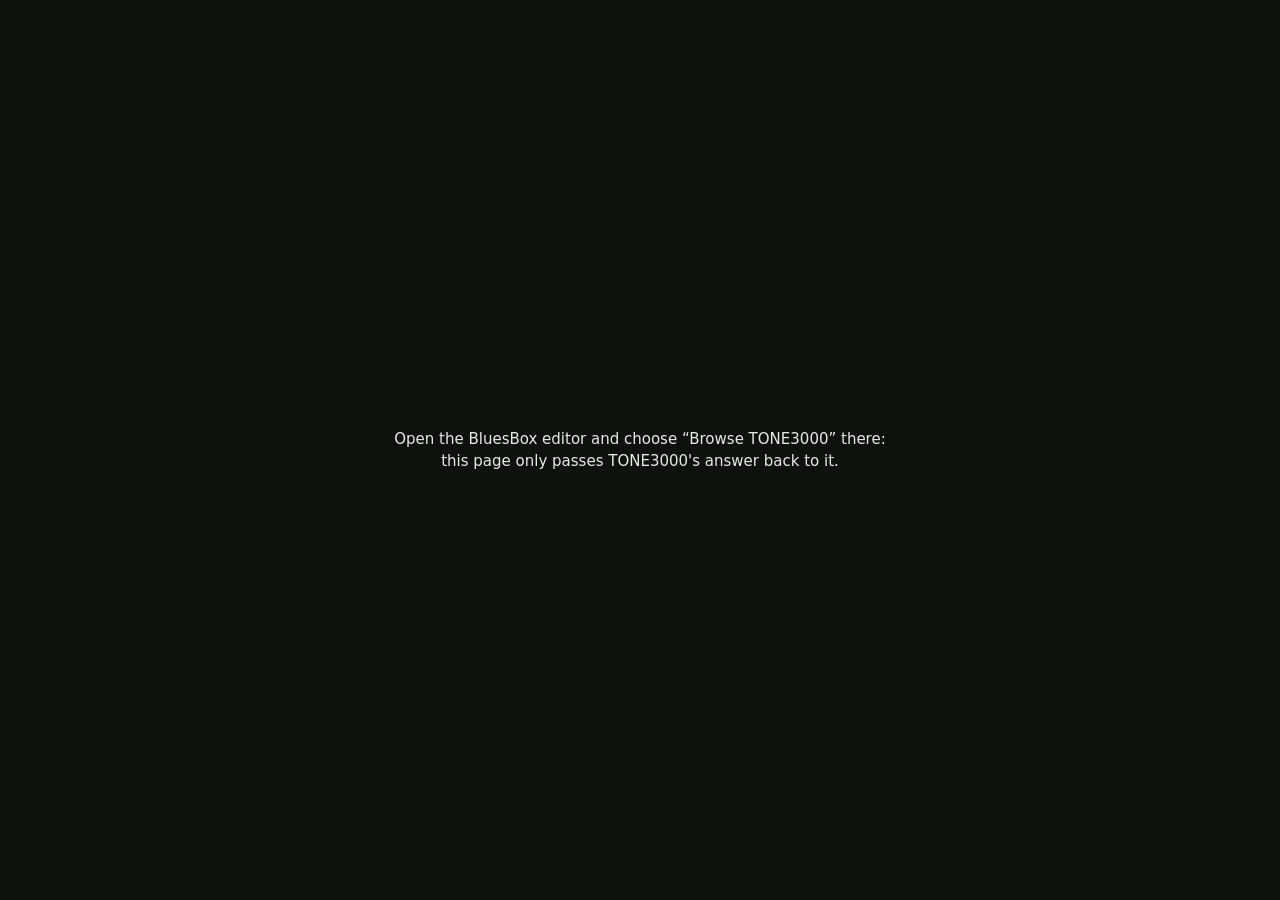
<file: docs/t3k.html>
<!doctype html>
<html lang="en">
<head>
<meta charset="utf-8">
<meta name="viewport" content="width=device-width, initial-scale=1">
<title>BluesBox · TONE3000</title>
<style>
body{margin:0;min-height:100vh;display:grid;place-items:center;background:#0f110f;color:#e8e8e8;
  font:15px/1.5 system-ui,-apple-system,"Segoe UI",sans-serif;padding:16px;box-sizing:border-box}
p{max-width:34em;text-align:center}
</style>
</head>
<body>
<p id="m">Back to the BluesBox editor…</p>
<script>
// TONE3000's Select flow comes back here (redirect_uri): the answer goes to the editor that opened this window
// (same origin only), which checks the state and finishes the sign-in. Nothing is kept here.
(function () {
  var q = new URLSearchParams(location.search), d = { t3k: 1 };
  ["code", "state", "tone_id", "canceled", "error", "error_description"].forEach(function (k) { if (q.get(k)) d[k] = q.get(k); });
  if (window.opener && !window.opener.closed) {
    window.opener.postMessage(d, location.origin);
    setTimeout(function () { window.close(); }, 300);
    document.getElementById("m").textContent = "Done: you can close this window.";
  } else {
    document.getElementById("m").textContent = "Open the BluesBox editor and choose “Browse TONE3000” there: this page only " +
      "passes TONE3000's answer back to it.";
  }
  history.replaceState(null, "", location.pathname);
})();
</script>
</body>
</html>
</file>
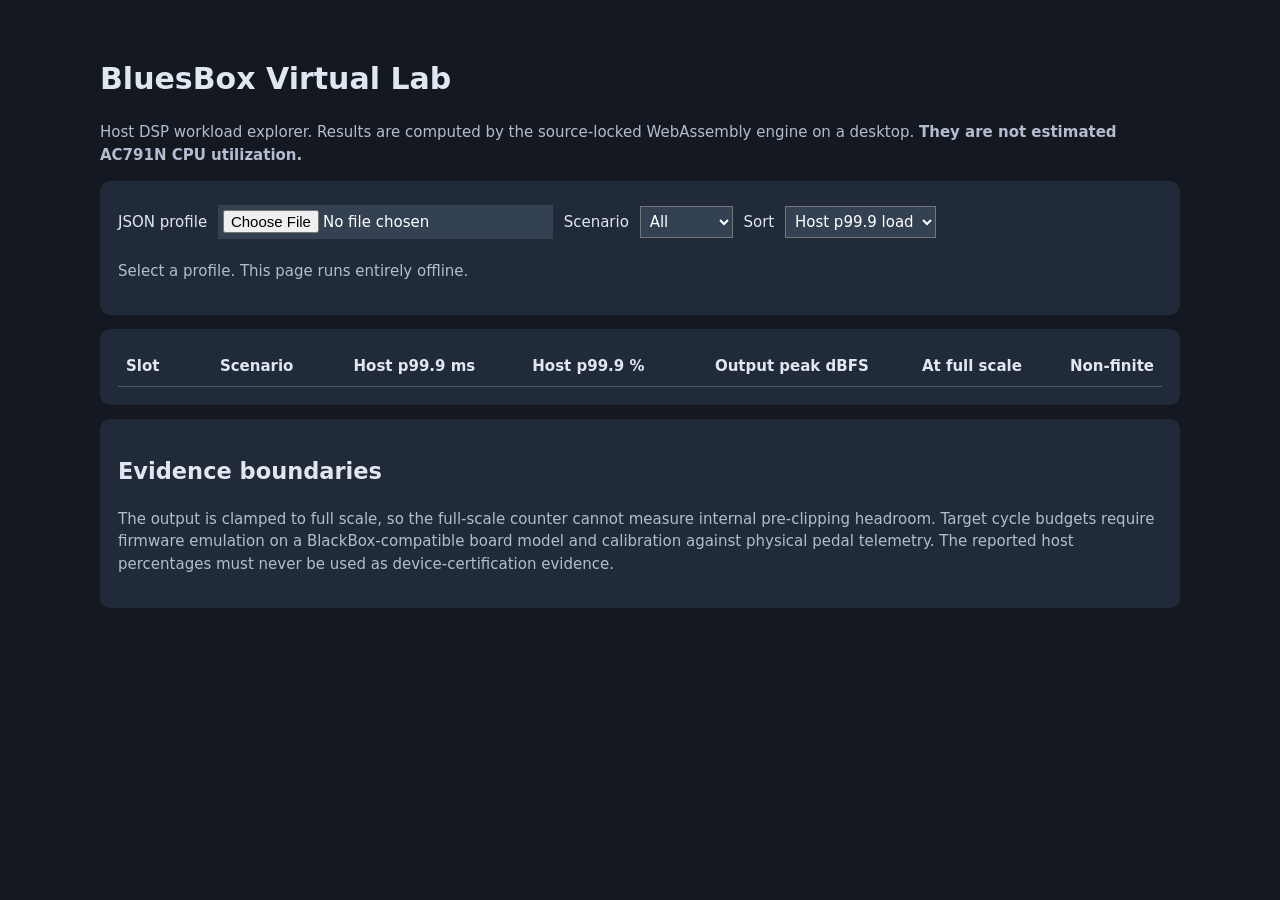
<file: tools/lab/profile.html>
<!DOCTYPE html><html lang="en"><head><meta charset="utf-8"><meta name="viewport" content="width=device-width,initial-scale=1">
<title>BluesBox Virtual Lab — DSP Host Profiler</title>
<style>body{font:15px/1.5 system-ui;background:#131821;color:#e0e7f0;max-width:1080px;margin:24px auto;padding:12px}
section{background:#202a39;padding:18px;margin:14px 0;border-radius:10px}input,select{background:#334153;color:white;font:inherit;padding:5px;margin:6px}
table{border-collapse:collapse;width:100%;font-variant-numeric:tabular-nums}td,th{padding:8px;border-bottom:1px solid #48566c;text-align:right}td:first-child,th:first-child{text-align:left}
th{position:sticky;top:0;background:#202a39}.wrap{max-height:60vh;overflow:auto}.bad{color:#ef957e}p,small{color:#b2bdd0}code{color:#b9cef4}
</style></head><body><h1>BluesBox Virtual Lab</h1>
<p>Host DSP workload explorer. Results are computed by the source-locked WebAssembly engine on a desktop. <strong>They are not estimated AC791N CPU utilization.</strong></p>
<section><label>JSON profile <input type="file" id="file" accept=".json,application/json"></label>
<label>Scenario <select id="scenario"><option value="">All</option><option>quiet</option><option>nominal</option><option>hard</option></select></label>
<label>Sort <select id="sort"><option value="host">Host p99.9 load</option><option value="peak">Output peak</option><option value="slot">Slot</option><option value="limited">Full-scale count</option></select></label>
<p id="status">Select a profile. This page runs entirely offline.</p></section>
<section><div id="summary"></div><div class="wrap"><table><thead><tr>
<th>Slot</th><th>Scenario</th><th>Host p99.9 ms</th><th>Host p99.9 %</th><th>Output peak dBFS</th><th>At full scale</th><th>Non-finite</th>
</tr></thead><tbody id="rows"></tbody></table></div></section>
<section><h2>Evidence boundaries</h2><p>The output is clamped to full scale, so the full-scale counter cannot measure internal pre-clipping headroom. Target cycle budgets require firmware emulation on a BlackBox-compatible board model and calibration against physical pedal telemetry. The reported host percentages must never be used as device-certification evidence.</p></section>
<script>
let report=null;
const $=s=>document.querySelector(s);
const fmt=(v,n=2)=>Number.isFinite(v)?v.toFixed(n):"—";
const cell=x=>{const c=document.createElement("td");c.textContent=x;return c};
function render(){
 if(!report)return;
 const rows=report.records.filter(x=>!$("#scenario").value||x.scenario===$("#scenario").value);
 const which=$("#sort").value;
 rows.sort((a,b)=>which==="slot"?a.slot-b.slot:which==="peak"?(b.output_peak_dbfs??-1000)-(a.output_peak_dbfs??-1000):which==="limited"?b.at_or_near_fullscale_samples-a.at_or_near_fullscale_samples:b.host_p999_load_percent-a.host_p999_load_percent);
 const warnings=rows.filter(x=>x.at_or_near_fullscale_samples>0).length;
 const invalid=rows.filter(x=>x.nonfinite_samples>0).length;
 $("#summary").textContent="Records: "+rows.length+" · full-scale paths: "+warnings+" · non-finite paths: "+invalid;
 const fragment=document.createDocumentFragment();
 for(const v of rows){
  const tr=document.createElement("tr");
  tr.append(cell(String(v.slot).padStart(2,"0")),cell(v.scenario),cell(fmt(v.host_wall_ms.p999,3)),cell(fmt(v.host_p999_load_percent,1)+"%"),cell(fmt(v.output_peak_dbfs)),cell(v.at_or_near_fullscale_samples),cell(v.nonfinite_samples));
  if(v.nonfinite_samples)tr.className="bad";
  fragment.append(tr);
 }
 $("#rows").replaceChildren(fragment);
}
$("#file").addEventListener("change",async e=>{
 try{
  const f=e.target.files?.[0];if(!f)return;
  const data=JSON.parse(await f.text());
  if(data.schema!=="bluesbox.host-dsp-profile.v1"||!Array.isArray(data.records))throw Error("Unsupported profile schema");
  report=data;
  $("#status").textContent="Loaded "+f.name+" · source hash "+data.engine_source_sha256.slice(0,12);
  render();
 }catch(err){report=null;$("#status").textContent=err.message;$("#rows").replaceChildren();}
});
$("#scenario").addEventListener("change",render);
$("#sort").addEventListener("change",render);
</script></body></html>
</file>
<file: docs/editor.css>
/* SPDX-License-Identifier: GPL-3.0-only
   OpenPocket web editor. One dark look, on purpose: it is used beside the pedal, often in a dim room, and it carries the
   pedal's own colours: its amber (UI_ACC in firmware/ui.h), its panel's green-black, and each block's colour, which
   the pedal sends (CAT_BLOCK) and which is used here for that block only. Inter is the pedal's typeface. */

*, *::before, *::after { box-sizing: border-box; min-width: 0; }

:root {
  --bg: oklch(0.155 0.006 150);
  --surface: oklch(0.2 0.008 150);
  --raised: oklch(0.25 0.009 150);
  --hover: oklch(0.3 0.01 150);
  --line: oklch(0.34 0.01 150);
  --line-soft: oklch(0.27 0.008 150);
  --ink: oklch(0.96 0.004 100);
  --dim: oklch(0.74 0.01 120);
  --faint: oklch(0.65 0.01 120);
  --acc: oklch(0.8 0.165 75);
  --acc-ink: oklch(0.22 0.05 75);
  --acc-soft: color-mix(in oklch, var(--acc) 16%, transparent);
  --ok: oklch(0.8 0.17 150);
  --warn: oklch(0.85 0.14 90);
  --err: oklch(0.72 0.19 25);
  --err-soft: color-mix(in oklch, var(--err) 16%, transparent);
  --c: var(--acc);                     /* a block's colour, set where a block is shown */

  --r: 6px;
  --r-card: 12px;
  --gap: 16px;
  --bar-h: 56px;
  --tabs-h: 60px;
  --ease: cubic-bezier(0.2, 0.8, 0.2, 1);

  color-scheme: dark;
  interpolate-size: allow-keywords;
  text-wrap: pretty;
  overflow-wrap: break-word;
  font-synthesis: none;
  -webkit-font-smoothing: antialiased;
  -webkit-text-size-adjust: 100%;
  -webkit-tap-highlight-color: transparent;
  scrollbar-color: var(--line) transparent;
  scrollbar-width: thin;
  accent-color: var(--acc);
  caret-color: var(--acc);
}
html { overscroll-behavior-y: none; }
@media (any-pointer: coarse) { html { overscroll-behavior-y: auto; } }

body {
  margin: 0;
  block-size: 100dvh;
  display: grid;
  grid-template-rows: auto auto minmax(0, 1fr);
  overflow: clip;
  background: var(--bg);
  color: var(--ink);
  font: 500 0.9375rem/1.45 Inter, system-ui, -apple-system, "Segoe UI", sans-serif;
  font-variant-numeric: tabular-nums;
}
::selection { background: color-mix(in oklch, var(--acc) 45%, transparent); color: var(--ink); }
[hidden] { display: none !important; }
h1, h2, h3 { margin: 0; text-wrap: balance; }
p { margin: 0; }
a { color: var(--acc); text-underline-offset: 0.18em; }
button, select, input { font: inherit; color: inherit; }
button, a { touch-action: manipulation; }
button { user-select: none; -webkit-user-select: none; cursor: pointer; }
button:disabled { cursor: default; }
svg, img { display: block; max-width: 100%; }
.more .ic, #pmore .ic, .srow .btn.icon .ic { stroke-width: 2.6; }
.ic { inline-size: 1.25em; block-size: 1.25em; flex: none; fill: none; stroke: currentColor; stroke-width: 1.75; stroke-linecap: round; stroke-linejoin: round; }
:focus-visible { outline: 2px solid var(--acc); outline-offset: 2px; }
.dim { color: var(--dim); }
.small { font-size: 0.8125rem; }
.grow { flex: 1; }
.vh { position: absolute; inline-size: 1px; block-size: 1px; overflow: clip; clip-path: inset(50%); white-space: nowrap; }
.skip { position: absolute; inset-inline-start: 8px; inset-block-start: -60px; z-index: 50; background: var(--acc); color: var(--acc-ink); padding: 8px 12px; border-radius: var(--r); font-weight: 700; }
.skip:focus { inset-block-start: 8px; }
.warn { color: var(--warn); }
p .ic, a .ic, dd .ic { display: inline-block; vertical-align: -0.28em; }

/* ---- controls ---- */
.btn {
  display: inline-flex; align-items: center; justify-content: center; gap: 6px;
  min-block-size: 38px; padding-block: 0; padding-inline: 14px;
  border: 1px solid var(--line); border-radius: var(--r); background: var(--raised);
  font-weight: 600; font-size: 0.875rem; line-height: 1; white-space: nowrap; text-decoration: none; color: var(--ink);
}
.btn.small { min-block-size: 32px; padding-inline: 10px; font-size: 0.8125rem; }
.btn.big { min-block-size: 48px; padding-inline: 22px; font-size: 1rem; }
.btn.icon { padding-inline: 0; inline-size: 38px; position: relative; }
.btn.icon.small { inline-size: 32px; }
.btn.icon::after, .more::after, .toast-x::after, .nudge::after { content: ""; position: absolute; inset: min(0px, (100% - 44px) / 2); }
.btn.primary { background: var(--acc); border-color: var(--acc); color: var(--acc-ink); font-weight: 700; }
.btn.primary:focus-visible { outline-color: var(--ink); }
.btn.danger { background: var(--err); border-color: var(--err); color: oklch(0.18 0.04 25); font-weight: 700; }
.btn.danger:focus-visible { outline-color: var(--ink); }
.btn:disabled { opacity: 0.42; }
.btn:active:not(:disabled), .tab:active, .chips button:active, .row:active, .tone:active, .cc-cell:active { transform: scale(0.97); }
.btn[aria-pressed="true"] { background: var(--acc-soft); border-color: var(--acc); color: var(--acc); }
@media (hover: hover) and (pointer: fine) {
  .btn:hover:not(:disabled) { background: var(--hover); border-color: var(--faint); }
  .btn.primary:hover:not(:disabled) { background: color-mix(in oklch, var(--acc), white 14%); border-color: transparent; }
  .btn.danger:hover:not(:disabled) { background: color-mix(in oklch, var(--err), white 12%); }
}
@media (prefers-reduced-motion: no-preference) {
  .btn, .row, .tone, .cc-cell, .chips button, .tabs button { transition: background-color 0.16s var(--ease), border-color 0.16s var(--ease), transform 0.16s var(--ease), color 0.16s var(--ease); }
}
@media (pointer: coarse) { .btn { min-block-size: 44px; } .btn.small { min-block-size: 40px; } .btn.icon { inline-size: 44px; } .btn.icon.small { inline-size: 40px; } }

select {
  appearance: none; -webkit-appearance: none;
  min-block-size: 38px; padding-block: 0; padding-inline: 12px 32px;
  border: 1px solid var(--line); border-radius: var(--r);
  background: var(--raised) url("data:image/svg+xml,%3Csvg xmlns='http://www.w3.org/2000/svg' viewBox='0 0 20 20' fill='none' stroke='%23b9bbb4' stroke-width='1.75' stroke-linecap='round' stroke-linejoin='round'%3E%3Cpath d='M5.5 8l4.5 4.5L14.5 8'/%3E%3C/svg%3E") no-repeat right 8px center / 18px;
  font-weight: 600; font-size: 0.875rem; max-inline-size: 100%; text-overflow: ellipsis; cursor: pointer;
}
select:disabled { opacity: 0.5; cursor: default; }
select option, select optgroup { background: var(--surface); color: var(--ink); font-weight: 500; }
input[type="search"], .field input, .dlg input:not([type="checkbox"]) {
  inline-size: 100%; min-block-size: 38px; padding-inline: 12px; border: 1px solid var(--line); border-radius: var(--r);
  background: var(--bg); font-weight: 500;
}
input::placeholder { color: var(--faint); }
.chip { display: inline-flex; align-items: center; gap: 4px; min-block-size: 24px; padding-inline: 8px; border-radius: 999px; border: 1px solid var(--line); font-size: 0.75rem; font-weight: 600; white-space: nowrap; color: var(--ink); background: transparent; }
.chip.dim { color: var(--faint); border-color: var(--line-soft); }
.chip.ok { color: var(--ok); border-color: color-mix(in oklch, var(--ok) 50%, transparent); }
button.chip.link { color: var(--acc); border-color: color-mix(in oklch, var(--acc) 45%, transparent); position: relative; }
.tag { font-size: 0.6875rem; font-weight: 700; letter-spacing: 0.06em; text-transform: uppercase; color: var(--acc); white-space: nowrap; }
.tag.warn { color: var(--warn); text-transform: none; letter-spacing: 0; font-weight: 600; font-size: 0.75rem; }
.t3k-logo { font-weight: 800; font-size: 1.25rem; letter-spacing: 0.03em; color: #fff; }
.t3k-mark { display: inline-block; font-weight: 800; font-size: 0.6875rem; letter-spacing: 0.04em; line-height: 1; padding: 3px 5px; border-radius: 4px; background: #fff; color: #000; vertical-align: 0.1em; }

/* ---- the top bar ---- */
.bar {
  display: flex; align-items: center; gap: 12px 20px;
  min-block-size: var(--bar-h);
  padding-block: 8px;
  padding-inline: max(16px, env(safe-area-inset-left, 0px)) max(16px, env(safe-area-inset-right, 0px));
  padding-block-start: max(8px, env(safe-area-inset-top, 0px));
  border-block-end: 1px solid var(--line-soft);
  background: var(--surface);
}
.brand { font-weight: 800; font-size: 1.125rem; letter-spacing: -0.01em; color: var(--ink); text-decoration: none; white-space: nowrap; display: flex; align-items: baseline; }
.brand b { color: var(--acc); font-weight: 800; }
.brand span { margin-inline-start: 8px; font-weight: 600; font-size: 0.8125rem; color: var(--dim); }
.tabs { display: flex; gap: 4px; }
.tabs button { display: inline-flex; align-items: center; gap: 7px; min-block-size: 38px; padding-inline: 12px; border: 0; border-radius: var(--r); background: transparent; font-weight: 600; font-size: 0.875rem; color: var(--dim); }
.tabs button[aria-current] { background: var(--raised); color: var(--ink); box-shadow: inset 0 -2px 0 var(--acc); }
@media (hover: hover) and (pointer: fine) { .tabs button:hover { color: var(--ink); background: var(--raised); } }
.bar-end { margin-inline-start: auto; display: flex; align-items: center; gap: 10px; }
.conn { display: inline-flex; align-items: center; gap: 8px; min-block-size: 38px; padding-inline: 10px; border: 1px solid transparent; border-radius: var(--r); background: transparent; font-size: 0.8125rem; font-weight: 600; color: var(--dim); max-inline-size: 34ch; }
.conn span { overflow: hidden; text-overflow: ellipsis; white-space: nowrap; }
.dot { inline-size: 10px; block-size: 10px; border-radius: 50%; background: var(--ok); flex: none; }
[data-conn="lost"] .dot { background: var(--err); }
.meter { display: inline-flex; align-items: center; gap: 8px; min-block-size: 38px; padding-inline: 10px; border: 1px solid var(--line-soft); border-radius: var(--r); background: var(--bg); font-size: 0.8125rem; font-weight: 700; }
.meter-l { color: var(--dim); font-weight: 600; }
.meter-bar { position: relative; inline-size: 72px; block-size: 8px; border-radius: 4px; background: var(--raised); overflow: clip; }
.meter-bar i { position: absolute; inset-block: 0; inset-inline-start: 0; background: var(--ok); border-radius: 4px; }
.meter-bar b { position: absolute; inset-block: 0; inline-size: 2px; margin-inline-start: -1px; background: var(--ink); opacity: 0.7; }
.meter-v { min-inline-size: 4ch; text-align: end; }
.meter[data-level="warm"] .meter-bar i { background: var(--warn); }
.meter[data-level="high"] .meter-bar i, .meter[data-level="over"] .meter-bar i { background: var(--err); }
.meter[data-level="high"], .meter[data-level="over"] { border-color: var(--err); }
.meter[data-level="over"] .meter-v { color: var(--err); min-inline-size: 0; }
@media (hover: hover) and (pointer: fine) { .conn:hover, .meter:hover { border-color: var(--line); background: var(--raised); } }
@media (prefers-reduced-motion: no-preference) { .meter-bar i { transition: inline-size 0.4s var(--ease); } .meter-bar b { transition: inset-inline-start 0.4s var(--ease); } }

.lostbar { display: flex; flex-wrap: wrap; align-items: center; gap: 10px; padding: 10px 16px; background: var(--err-soft); border-block-end: 1px solid var(--err); color: var(--ink); font-weight: 600; }
.lostbar .ic { color: var(--err); }
.lostbar span { flex: 1 1 24ch; }

/* ---- the two panes ---- */
.shell { grid-row: 3; display: grid; grid-template-columns: minmax(280px, 340px) minmax(0, 1fr); min-block-size: 0; }
.shell[inert] { opacity: 0.45; }
body:not([data-conn="ready"], [data-conn="lost"]) :is(.presets, .view, .tabs) { display: none !important; }
body:not([data-conn="ready"], [data-conn="lost"]) .shell { grid-template-columns: minmax(0, 1fr); }
main { overflow-y: auto; overscroll-behavior: contain; padding: 20px clamp(16px, 1rem + 1vw, 32px) 40px; }
main:focus { outline: none; }
.view { display: none; max-inline-size: 1180px; margin-inline: auto; }
body[data-view="sound"] #view-sound, body[data-view="models"] #view-models, body[data-view="midi"] #view-midi { display: block; }
.narrow-only { display: none !important; }

/* ---- presets ---- */
.presets { display: flex; flex-direction: column; gap: 10px; min-block-size: 0; padding: 16px 12px 0 16px; border-inline-end: 1px solid var(--line-soft); background: var(--surface); }
.presets.drop, .bank.drop { outline: 2px dashed var(--acc); outline-offset: -6px; }
.presets-head { display: flex; align-items: center; gap: 8px; }
.presets-head h2 { font-size: 1.0625rem; font-weight: 700; margin-inline-end: auto; }
.search { position: relative; display: block; }
.search .ic { position: absolute; inset-inline-start: 10px; inset-block-start: 50%; translate: 0 -50%; color: var(--faint); pointer-events: none; }
.search input { padding-inline-start: 36px; }
.chips { display: flex; gap: 6px; }
.chips button { min-block-size: 30px; padding-inline: 12px; border-radius: 999px; border: 1px solid var(--line); background: transparent; font-size: 0.8125rem; font-weight: 600; color: var(--dim); }
.chips button[aria-pressed="true"] { background: var(--ink); border-color: var(--ink); color: var(--bg); }
.list { flex: 1; min-block-size: 0; overflow-y: auto; overscroll-behavior: contain; scrollbar-gutter: stable; margin-inline: -8px -12px; padding: 2px 4px 16px 8px; }
.list:focus-visible { outline-offset: -2px; }
.row { display: grid; grid-template-columns: 2.4ch minmax(0, 1fr) auto 32px; grid-template-rows: auto auto; column-gap: 10px; align-items: center; min-block-size: 48px; padding: 5px 4px 5px 8px; border-radius: var(--r); cursor: pointer; }
.row .n { grid-row: 1 / 3; color: var(--faint); font-weight: 700; font-size: 0.875rem; }
.row .nm { grid-column: 2; align-self: end; font-weight: 600; white-space: nowrap; overflow: hidden; text-overflow: ellipsis; }
.row .sum { grid-column: 2; grid-row: 2; align-self: start; font-size: 0.75rem; color: var(--faint); white-space: nowrap; overflow: hidden; text-overflow: ellipsis; min-block-size: 1.1em; }
.row .tag { grid-column: 3; grid-row: 1 / 3; }
.row .more { grid-column: 4; grid-row: 1 / 3; position: relative; display: grid; place-items: center; inline-size: 32px; block-size: 32px; border: 0; border-radius: var(--r); background: transparent; color: var(--faint); }
.row.cur { background: var(--raised); }
.row.cur .n { color: var(--acc); }
.row.cur .sum { color: var(--dim); }
.row.act { outline: 1px solid var(--line); outline-offset: -1px; }
.list:focus-visible .row.act { outline: 2px solid var(--acc); outline-offset: -2px; }
@media (hover: hover) and (pointer: fine) { .row:hover { background: var(--raised); } .row .more:hover { background: var(--hover); color: var(--ink); } }
.list-empty { padding: 12px 8px 24px; color: var(--dim); font-size: 0.875rem; }

/* ---- before the pedal answers ---- */
.gate { display: grid; place-items: start center; padding-block: clamp(24px, 8vh, 96px); }
.gate-in { display: grid; gap: 18px; justify-items: start; max-inline-size: 60ch; }
.gate h1 { font-size: 1.75rem; font-weight: 800; letter-spacing: -0.02em; line-height: 1.15; }
.steps, .check { margin: 0; padding-inline-start: 1.3em; display: grid; gap: 8px; color: var(--dim); }
.steps b { color: var(--ink); font-weight: 700; }
.steps li::marker { color: var(--acc); font-weight: 800; }
.what { list-style: none; margin: 8px 0 0; padding: 16px 0 0; border-block-start: 1px solid var(--line-soft); display: grid; grid-template-columns: repeat(auto-fit, minmax(210px, 1fr)); gap: 14px 24px; inline-size: 100%; font-size: 0.875rem; color: var(--dim); }
.what b { display: block; color: var(--ink); font-weight: 700; }
.gate-bar { inline-size: min(360px, 100%); block-size: 8px; border-radius: 4px; background: var(--raised); overflow: clip; }
.gate-bar i { display: block; block-size: 100%; background: var(--acc); }
@media (prefers-reduced-motion: no-preference) { .gate-bar i { transition: inline-size 0.2s linear; } }

/* ---- the sound: header ---- */
.phead { display: flex; flex-wrap: wrap; align-items: center; gap: 10px 14px; margin-block-end: 18px; }
.num { font-weight: 800; font-size: 2rem; line-height: 1; color: var(--acc); }
.pname { flex: 1 1 auto; display: flex; flex-wrap: wrap; align-items: center; gap: 6px 12px; }
#name { flex: 0 1 auto; inline-size: 15ch; field-sizing: content; min-inline-size: 5ch; max-inline-size: 100%; background: transparent; border: 0; border-block-end: 1px dashed transparent; border-radius: 0; padding: 0 0 2px; font-weight: 800; font-size: 2rem; line-height: 1.1; letter-spacing: -0.01em; }
@supports (field-sizing: content) { #name { inline-size: auto; } }
#name:focus-visible { outline: none; border-block-end-color: var(--acc); }
@media (hover: hover) and (pointer: fine) { #name:hover:not(:disabled) { border-block-end-color: var(--line); } }
.state { flex: none; font-size: 0.75rem; font-weight: 700; letter-spacing: 0.04em; white-space: nowrap; }
.state.dirty { color: var(--acc-ink); background: var(--acc); padding: 3px 8px; border-radius: 999px; }
.state.cmp { color: var(--bg); background: var(--ink); padding: 3px 8px; border-radius: 999px; }
.pacts { display: flex; flex-wrap: wrap; gap: 8px; margin-inline-start: auto; }

/* ---- the sound: chain ---- */
.chain-wrap { container-type: inline-size; display: grid; grid-template-columns: auto minmax(0, 1fr) auto; align-items: center; gap: 8px; }
.cap-io { font-size: 0.6875rem; font-weight: 700; letter-spacing: 0.08em; color: var(--faint); }
.chain { display: grid; grid-template-columns: repeat(12, minmax(0, 1fr)); gap: 6px; }
.chain[inert], .block[inert] { opacity: 0.55; }
.tile { position: relative; display: grid; grid-template-rows: 44px 26px; border-radius: 8px; background: var(--raised); border: 1px solid var(--line-soft); overflow: clip; touch-action: pan-y; }
.tile .tsel { display: grid; align-content: center; justify-items: center; gap: 1px; padding: 0 2px; border: 0; background: transparent; color: var(--dim); cursor: grab; }
.tile .tl { font-weight: 800; font-size: 0.9375rem; letter-spacing: 0.02em; line-height: 1.1; }
.tile .tt { max-inline-size: 100%; font-size: 0.625rem; font-weight: 600; letter-spacing: 0.02em; line-height: 1.1; white-space: nowrap; overflow: hidden; text-overflow: ellipsis; opacity: 0.85; }
.tile .pw { display: flex; align-items: center; justify-content: center; gap: 5px; border: 0; border-block-start: 1px solid var(--line-soft); background: var(--bg); color: var(--faint); font-size: 0.625rem; font-weight: 800; letter-spacing: 0.08em; }
.tile .pw i { inline-size: 7px; block-size: 7px; border-radius: 50%; background: var(--line); }
.tile.on .tsel { background: var(--c); color: oklch(0.16 0.02 150); }
.tile.on .pw { color: var(--ink); }
.tile.on .pw i { background: var(--c); }
.tile.sel { outline: 2px solid var(--ink); outline-offset: 1px; }
.tile .tsel:focus-visible { outline: 2px solid var(--acc); outline-offset: -2px; }
.tile.drag { opacity: 0.3; }
.tile.ghost { position: fixed; z-index: 30; pointer-events: none; translate: -50% -50%; scale: 1.06; box-shadow: 0 12px 32px oklch(0 0 none / 0.6); }
.tile .share { position: absolute; inset-block-end: 0; inset-inline-start: 0; block-size: 2px; inline-size: 0; background: var(--ink); opacity: 0.8; pointer-events: none; }
@media (hover: hover) and (pointer: fine) { .tile:not(.on) .tsel:hover { color: var(--ink); background: var(--hover); } .tile .pw:hover { background: var(--hover); color: var(--ink); } }
.tile .pw:active { background: var(--hover); }
@container (max-width: 760px) {
  .chain { grid-template-columns: repeat(6, minmax(0, 1fr)); }
  .cap-io { display: none; }
  .chain-wrap { grid-template-columns: minmax(0, 1fr); }
}
@container (max-width: 420px) { .tile .tt { display: none; } .tile .tl { font-size: 0.8125rem; } .tile { grid-template-rows: 40px 30px; } }
@media (pointer: coarse) { .tile { grid-template-rows: 44px 36px; } }
.hint { margin-block: 8px 16px; font-size: 0.8125rem; color: var(--faint); }
.comparing .hint { color: var(--ink); font-weight: 600; }

/* ---- the sound: block editor ---- */
.block { container-type: inline-size; background: var(--surface); border: 1px solid var(--line-soft); border-block-start: 3px solid var(--c); border-radius: var(--r-card); padding-block: 16px 20px; padding-inline: clamp(14px, 0.5rem + 1.2vw, 24px); display: grid; gap: 14px; }
.block-head { display: flex; flex-wrap: wrap; align-items: center; gap: 8px 12px; }
.swatch { inline-size: 14px; block-size: 14px; border-radius: 4px; background: var(--c); }
.block-head h2 { font-size: 1.0625rem; font-weight: 800; letter-spacing: 0.03em; }
.pos { font-size: 0.8125rem; color: var(--faint); }
.mv { display: flex; gap: 4px; }
.switch { display: inline-flex; align-items: center; gap: 8px; min-block-size: 38px; padding-inline: 6px 12px; border: 1px solid var(--line); border-radius: 999px; background: var(--raised); font-weight: 700; font-size: 0.875rem; color: var(--dim); }
.switch i { position: relative; inline-size: 36px; block-size: 22px; border-radius: 999px; background: var(--bg); border: 1px solid var(--line); }
.switch i::after { content: ""; position: absolute; inset-block-start: 2px; inset-inline-start: 2px; inline-size: 16px; block-size: 16px; border-radius: 50%; background: var(--faint); }
.switch[aria-checked="true"] { color: var(--ink); border-color: var(--c); }
.switch[aria-checked="true"] i { background: var(--c); border-color: var(--c); }
.switch[aria-checked="true"] i::after { inset-inline-start: 16px; background: oklch(0.16 0.02 150); }
.switch span { min-inline-size: 2.2ch; }
@media (prefers-reduced-motion: no-preference) { .switch i::after { transition: inset-inline-start 0.16s var(--ease); } }
.type { display: grid; grid-template-columns: 48px minmax(0, 1fr) 48px; align-items: stretch; background: var(--bg); border: 1px solid var(--line-soft); border-radius: var(--r); }
.type button { display: grid; place-items: center; border: 0; background: transparent; color: var(--acc); min-block-size: 52px; border-radius: var(--r); }
.type button:disabled { color: var(--line); }
.type select { border: 0; background-color: transparent; text-align: center; text-align-last: center; font-weight: 800; font-size: 1.375rem; letter-spacing: 0.01em; min-block-size: 52px; padding-inline: 32px; }
@media (hover: hover) and (pointer: fine) { .type button:hover:not(:disabled) { background: var(--raised); } }
.type button:active:not(:disabled) { background: var(--raised); }
.params { display: grid; gap: 2px; }
.prm { display: grid; grid-template-columns: minmax(7ch, 12ch) 30px minmax(0, 1fr) 30px minmax(6ch, 9ch); align-items: center; gap: 8px; min-block-size: 44px; }
.prm.one { grid-template-columns: minmax(7ch, 12ch) minmax(0, 1fr); }
.prm label { font-weight: 700; font-size: 0.875rem; letter-spacing: 0.03em; white-space: nowrap; overflow: hidden; text-overflow: ellipsis; }
.prm .val { text-align: end; font-weight: 700; white-space: nowrap; }
.prm select.choice { justify-self: start; min-inline-size: min(100%, 22ch); }
.nudge { position: relative; display: grid; place-items: center; inline-size: 30px; block-size: 30px; border: 1px solid var(--line-soft); border-radius: 50%; background: transparent; color: var(--dim); }
.nudge .ic { inline-size: 14px; block-size: 14px; }
@media (hover: hover) and (pointer: fine) { .nudge:hover { background: var(--raised); color: var(--ink); } }
.nudge:active { background: var(--hover); }
.seg { display: inline-flex; justify-self: start; border: 1px solid var(--line); border-radius: var(--r); overflow: clip; }
.seg button { min-block-size: 36px; padding-inline: 14px; border: 0; border-inline-end: 1px solid var(--line); background: transparent; font-weight: 700; font-size: 0.875rem; color: var(--dim); }
.seg button:last-child { border-inline-end: 0; }
.seg button[aria-checked="true"] { background: var(--c); color: oklch(0.16 0.02 150); }
.seg button:focus-visible { outline-offset: -2px; }
input[type="range"] { -webkit-appearance: none; appearance: none; inline-size: 100%; block-size: 32px; margin: 0; background: transparent; cursor: pointer; --p: 50%; }
input[type="range"]::-webkit-slider-runnable-track { block-size: 8px; border-radius: 4px; background: linear-gradient(90deg, var(--c) var(--p), var(--raised) var(--p)); }
input[type="range"]::-moz-range-track { block-size: 8px; border-radius: 4px; background: var(--raised); }
input[type="range"]::-moz-range-progress { block-size: 8px; border-radius: 4px; background: var(--c); }
input[type="range"]::-webkit-slider-thumb { -webkit-appearance: none; inline-size: 10px; block-size: 26px; margin-block-start: -9px; border-radius: 3px; background: var(--ink); border: 0; box-shadow: 0 1px 3px oklch(0 0 none / 0.6); }
input[type="range"]::-moz-range-thumb { inline-size: 10px; block-size: 26px; border-radius: 3px; background: var(--ink); border: 0; }
input[type="range"]:focus-visible { outline: none; }
input[type="range"]:focus-visible::-webkit-slider-thumb { outline: 2px solid var(--acc); outline-offset: 2px; }
input[type="range"]:focus-visible::-moz-range-thumb { outline: 2px solid var(--acc); outline-offset: 2px; }
.block.off input[type="range"]::-webkit-slider-runnable-track { background: linear-gradient(90deg, var(--faint) var(--p), var(--raised) var(--p)); }
.block.off input[type="range"]::-moz-range-progress { background: var(--faint); }
.block.off .seg button[aria-checked="true"] { background: var(--faint); }
@container (max-width: 560px) {
  .prm { grid-template-columns: 30px minmax(0, 1fr) 30px; row-gap: 0; padding-block: 6px; }
  .prm label { grid-column: 1 / 3; grid-row: 1; }
  .prm .val { grid-column: 2 / 4; grid-row: 1; }
  .prm.one { grid-template-columns: minmax(0, 1fr); row-gap: 6px; }
  .prm.one label { grid-column: 1; }
  .prm select.choice { inline-size: 100%; }
}
.blocknote { display: flex; flex-wrap: wrap; align-items: center; gap: 10px 14px; padding-block-start: 12px; border-block-start: 1px solid var(--line-soft); font-size: 0.875rem; }
.blocknote p { flex: 1 1 28ch; }

/* ---- cards (models, MIDI) ---- */
.card { background: var(--surface); border: 1px solid var(--line-soft); border-radius: var(--r-card); padding: 18px; display: flex; flex-direction: column; gap: 12px; }
.card:empty { display: none; }
.card-head { display: flex; flex-wrap: wrap; align-items: center; gap: 8px 12px; }
.card h2 { font-size: 1.0625rem; font-weight: 700; }
.card h2 small { font-size: 0.75rem; font-weight: 700; color: var(--faint); letter-spacing: 0.04em; margin-inline-start: 4px; }
.card h3 { font-size: 0.875rem; font-weight: 700; margin-block-start: 8px; }
.card p { max-inline-size: 72ch; }
.lead { font-size: 0.875rem; }
.empty-note { font-size: 0.875rem; padding-block: 6px; }
.facts { display: grid; grid-template-columns: auto minmax(0, 1fr); gap: 6px 16px; margin: 0; font-size: 0.875rem; }
.facts dt { color: var(--dim); }
.facts dd { margin: 0; font-weight: 600; display: flex; flex-wrap: wrap; gap: 6px; }

.mgrid { display: grid; grid-template-columns: minmax(0, 1.25fr) minmax(0, 1fr); gap: var(--gap); align-items: start; }
.mcol { display: grid; gap: var(--gap); }
.cap { display: flex; align-items: center; gap: 12px; }
.capbar { flex: 1; display: grid; grid-auto-flow: column; grid-auto-columns: minmax(0, 1fr); gap: 3px; max-inline-size: 320px; }
.capbar i { block-size: 8px; border-radius: 2px; background: var(--raised); }
.capbar i.on { background: var(--acc); }
.cap-t { font-size: 0.8125rem; font-weight: 600; color: var(--dim); white-space: nowrap; }
.slots { display: grid; }
.srow { display: flex; align-items: center; gap: 10px; min-block-size: 50px; padding-block: 6px; border-block-start: 1px solid var(--line-soft); }
.srow .n { flex: none; inline-size: 3.6ch; font-weight: 700; font-size: 0.8125rem; color: var(--faint); }
.srow .nm { flex: 1; display: grid; }
.srow .nm b { font-weight: 700; white-space: nowrap; overflow: hidden; text-overflow: ellipsis; }
.srow .meta { font-size: 0.75rem; white-space: nowrap; overflow: hidden; text-overflow: ellipsis; }
.free { display: flex; flex-wrap: wrap; align-items: center; gap: 6px; padding-block: 12px 4px; border-block-start: 1px solid var(--line-soft); }
.free-l { font-size: 0.8125rem; font-weight: 600; color: var(--faint); margin-inline-end: 6px; }
button.chip.slot { position: relative; min-block-size: 30px; padding-inline: 10px; color: var(--dim); border-style: dashed; border-color: var(--line); }
button.chip.slot::after { content: ""; position: absolute; inset: min(0px, (100% - 40px) / 2) 0; }
button.chip.slot.need { color: var(--warn); border-color: var(--warn); border-style: solid; }
@media (hover: hover) and (pointer: fine) { button.chip.slot:hover { background: var(--raised); color: var(--ink); border-style: solid; } }
button.chip.slot:active { background: var(--hover); }
@media (pointer: coarse) { button.chip.slot { min-block-size: 40px; min-inline-size: 48px; justify-content: center; } }
.queue { display: grid; gap: 4px; padding: 10px 12px; border-radius: var(--r); background: var(--bg); border: 1px solid var(--line-soft); font-size: 0.8125rem; justify-items: start; }
.q { display: grid; grid-template-columns: minmax(0, 14ch) minmax(0, 1fr); gap: 2px 10px; inline-size: 100%; align-items: center; }
.q-n { font-weight: 700; white-space: nowrap; overflow: hidden; text-overflow: ellipsis; }
.q-t { color: var(--dim); }
.q.done .q-t { color: var(--ok); }
.q.err .q-t { color: var(--err); }
.q-p { grid-column: 1 / -1; block-size: 4px; border-radius: 2px; background: var(--raised); overflow: clip; }
.q-p i { display: block; block-size: 100%; background: var(--acc); }
.factory summary { cursor: pointer; font-size: 0.875rem; font-weight: 600; color: var(--dim); padding-block: 6px; }
.fact { display: flex; flex-wrap: wrap; gap: 6px; padding-block: 8px; }
.fact span { font-size: 0.75rem; font-weight: 600; padding: 3px 8px; border-radius: 4px; background: var(--raised); }

.t3k-pitch { font-size: 1rem; font-weight: 600; }
.t3k > .btn { align-self: start; }
.tabs2 { display: flex; gap: 2px; border-block-end: 1px solid var(--line-soft); }
.tabs2 button { min-block-size: 38px; padding-inline: 10px; border: 0; background: transparent; font-size: 0.8125rem; font-weight: 600; color: var(--dim); border-block-end: 2px solid transparent; margin-block-end: -1px; }
.tabs2 button[aria-selected="true"] { color: var(--ink); border-block-end-color: var(--acc); }
.tones { display: grid; gap: 2px; }
.tone { display: grid; grid-template-columns: 56px minmax(0, 1fr) auto; gap: 12px; align-items: center; padding: 8px; border: 0; border-radius: var(--r); background: transparent; text-align: start; }
.tone.none { opacity: 0.6; }
.tone-skel { block-size: 72px; border-radius: var(--r); background: var(--raised); opacity: 0.5; }
@media (hover: hover) and (pointer: fine) { .tone:hover { background: var(--raised); } }
.tone-img { inline-size: 56px; block-size: 56px; border-radius: var(--r); object-fit: cover; background: var(--raised); flex: none; }
.tone-img.big { inline-size: 96px; block-size: 96px; border-radius: 8px; }
.tone-b { display: grid; gap: 2px; }
.tone-t, .tone-d h3 { font-weight: 700; white-space: nowrap; overflow: hidden; text-overflow: ellipsis; margin: 0; font-size: 0.9375rem; }
.tone-d h3 { font-size: 1.125rem; white-space: normal; }
.tone-s { font-size: 0.75rem; font-weight: 600; color: var(--dim); letter-spacing: 0.04em; }
.tone-u { display: inline-flex; align-items: center; gap: 6px; font-size: 0.8125rem; color: var(--dim); text-decoration: none; }
a.tone-u[href] { text-decoration: underline; }
.tone-u img { inline-size: 18px; block-size: 18px; border-radius: 50%; flex: none; }
.tone-u.me { color: var(--ink); font-weight: 600; }
.tone-d { display: grid; gap: 12px; justify-items: start; }
.tone-h { display: grid; grid-template-columns: 96px minmax(0, 1fr); gap: 14px; align-items: center; inline-size: 100%; }
.tone-desc { font-size: 0.875rem; }
.tone-m { display: grid; gap: 6px; inline-size: 100%; justify-items: start; }
.into { display: flex; align-items: center; gap: 8px; font-size: 0.8125rem; color: var(--dim); font-weight: 600; }
.mrow { display: flex; align-items: center; gap: 8px; inline-size: 100%; min-block-size: 44px; border-block-start: 1px solid var(--line-soft); }
.mrow .nm { flex: 1; font-weight: 600; overflow: hidden; text-overflow: ellipsis; white-space: nowrap; }
.ext { display: inline-flex; align-items: center; gap: 4px; font-size: 0.8125rem; }

/* ---- MIDI ---- */
.midigrid { display: grid; grid-template-columns: minmax(0, 1fr) minmax(0, 1fr); gap: var(--gap); align-items: start; }
.midigrid .wide { grid-column: 1 / -1; }
.ways { display: grid; grid-template-columns: repeat(auto-fit, minmax(280px, 1fr)); gap: 10px 24px; font-size: 0.875rem; color: var(--dim); }
.ways b { color: var(--ink); }
.learnbar { display: flex; flex-wrap: wrap; align-items: center; gap: 8px 12px; font-size: 0.875rem; }
.learnbar label { display: inline-flex; align-items: center; gap: 8px; font-weight: 600; }
.check input { inline-size: 18px; block-size: 18px; }
.learnstate { font-size: 0.875rem; font-weight: 600; color: var(--acc); }
.learnstate:empty { display: none; }
.btn.learning { background: var(--acc); border-color: var(--acc); color: var(--acc-ink); }
.cc-wrap { overflow-x: auto; margin-inline: -4px; padding: 4px; }
.cc { border-collapse: separate; border-spacing: 4px; inline-size: 100%; table-layout: fixed; }
.cc thead th { text-align: start; font-size: 0.75rem; font-weight: 700; color: var(--faint); padding: 0 4px 2px; }
.cc thead th:first-child, .cc tbody th { inline-size: 104px; }
.cc tbody th { text-align: start; padding-inline: 4px; font-weight: 800; font-size: 0.875rem; letter-spacing: 0.02em; white-space: nowrap; }
.cc tbody th small { display: block; font-size: 0.6875rem; font-weight: 600; color: var(--faint); overflow: hidden; text-overflow: ellipsis; padding-inline-start: 15px; }
.led { display: inline-block; inline-size: 9px; block-size: 9px; border-radius: 50%; background: var(--line); margin-inline-end: 6px; }
.led.on { background: var(--c); }
.cc td { padding: 0; }
.cc-cell { display: grid; gap: 1px; inline-size: 100%; min-block-size: 46px; padding: 5px 8px; border: 1px solid var(--line-soft); border-radius: var(--r); background: var(--bg); text-align: start; align-content: center; }
.cc-n { font-size: 0.75rem; font-weight: 700; letter-spacing: 0.02em; white-space: nowrap; overflow: hidden; text-overflow: ellipsis; }
.cc-c { font-size: 0.6875rem; color: var(--dim); white-space: nowrap; overflow: hidden; text-overflow: ellipsis; }
.cc-l { font-size: 0.6875rem; font-weight: 700; color: var(--acc); white-space: nowrap; }
.cc-cell.none { color: var(--faint); border-style: dashed; }
.cc-cell.none .cc-c { color: var(--faint); }
.cc-cell.has { border-color: color-mix(in oklch, var(--acc) 55%, transparent); }
.cc-cell.learning { background: var(--acc); border-color: var(--acc); color: var(--acc-ink); }
.cc-cell.learning .cc-c { color: var(--acc-ink); font-weight: 700; }
@media (hover: hover) and (pointer: fine) { button.cc-cell:hover:not(.learning) { background: var(--raised); border-color: var(--line); } }
@media (prefers-reduced-motion: no-preference) {
  .cc-cell.learning, .btn.learning { animation: wait 1.1s ease-in-out infinite alternate; }
  .cc-cell.flash { animation: flash 0.9s var(--ease); }
}
@keyframes wait { to { background: color-mix(in oklch, var(--acc), white 22%); } }
@keyframes flash { from { background: var(--ink); } }
.learned { display: grid; }
.lrow { display: flex; flex-wrap: wrap; align-items: center; gap: 8px; min-block-size: 48px; padding-block: 6px; border-block-start: 1px solid var(--line-soft); font-size: 0.875rem; }
.lrow .arrow { color: var(--faint); }
.mon { list-style: none; margin: 0; padding: 0; display: grid; max-block-size: 280px; overflow-y: auto; font-size: 0.8125rem; }
.mon li { display: grid; grid-template-columns: minmax(0, auto) minmax(0, 1fr); gap: 0 12px; padding-block: 5px; border-block-start: 1px solid var(--line-soft); }
.mon-w { font-weight: 700; white-space: nowrap; }
.mon-m { color: var(--dim); }
.mon-s { grid-column: 1 / -1; font-size: 0.75rem; color: var(--faint); }
.mon li.hit .mon-m { color: var(--ok); }

/* ---- messages, menus, questions ---- */
.toasts { position: fixed; z-index: 60; inset-inline-end: 16px; inset-block-end: 16px; display: grid; gap: 8px; inline-size: min(420px, calc(100vw - 32px)); pointer-events: none; }
.toast { pointer-events: auto; display: flex; flex-wrap: wrap; align-items: center; gap: 8px 12px; padding: 12px 12px 12px 16px; border-radius: 10px; background: var(--raised); border: 1px solid var(--line); box-shadow: 0 10px 30px oklch(0 0 none / 0.5); font-size: 0.875rem; font-weight: 600; }
.toast-t { flex: 1 1 20ch; }
.toast.ok { border-color: color-mix(in oklch, var(--ok) 55%, var(--line)); }
.toast.err { border-color: var(--err); background: color-mix(in oklab, var(--err) 18%, var(--raised)); }
.toast-x { position: relative; display: grid; place-items: center; inline-size: 28px; block-size: 28px; border: 0; border-radius: var(--r); background: transparent; color: var(--dim); }
.toast-p { flex: 1 1 100%; block-size: 4px; border-radius: 2px; background: var(--bg); overflow: clip; }
.toast-p i { display: block; block-size: 100%; background: var(--acc); }
@media (prefers-reduced-motion: no-preference) {
  .toast { animation: toast-in 0.22s var(--ease); }
  .toast-p i, .q-p i { transition: inline-size 0.15s linear; }
}
@keyframes toast-in { from { opacity: 0; translate: 0 8px; } }

.pop, .dlg { border: 1px solid var(--line); border-radius: var(--r-card); background: var(--raised); color: var(--ink); box-shadow: 0 16px 48px oklch(0 0 none / 0.6); }
.pop { margin: 0; padding: 16px; inline-size: min(340px, calc(100vw - 24px)); gap: 10px; position-area: block-end span-inline-start; position-try-fallbacks: flip-block, flip-inline; margin-block-start: 8px; }
.pop:popover-open { display: grid; }
.pop h2 { font-size: 1rem; font-weight: 700; }
.pop h3 { font-size: 0.8125rem; font-weight: 700; color: var(--dim); margin-block-start: 6px; }
.pop .btn { justify-self: start; }
.keys { margin: 0; display: grid; grid-template-columns: auto minmax(0, 1fr); gap: 4px 12px; font-size: 0.8125rem; color: var(--dim); }
.keys dt { font-weight: 700; color: var(--ink); white-space: nowrap; }
.keys dd { margin: 0; }
.prof { display: grid; gap: 4px; font-size: 0.8125rem; }
.prof-r { display: grid; grid-template-columns: 11ch minmax(0, 1fr) 5ch; gap: 8px; align-items: center; }
.prof-b { block-size: 6px; border-radius: 3px; background: var(--bg); overflow: clip; }
.prof-b i { display: block; block-size: 100%; }
.prof-r span:last-child { text-align: end; }
.pop.menu { position: fixed; inset: auto; padding: 6px; inline-size: max-content; min-inline-size: 190px; max-inline-size: calc(100vw - 16px); gap: 0; position-area: none; margin: 0; }
.menu button { display: flex; align-items: center; inline-size: 100%; min-block-size: 38px; padding-inline: 12px; border: 0; border-radius: var(--r); background: transparent; font-weight: 600; font-size: 0.875rem; text-align: start; }
.menu button.danger { color: var(--err); }
.menu button:disabled { color: var(--faint); }
.menu button:focus-visible { outline-offset: -2px; }
.menu hr { border: 0; border-block-start: 1px solid var(--line); margin: 6px 4px; }
@media (hover: hover) and (pointer: fine) { .menu button:hover:not(:disabled) { background: var(--hover); } }
@media (pointer: coarse) { .menu button { min-block-size: 46px; } }

.dlg { padding: 0; inline-size: min(520px, calc(100vw - 24px)); max-block-size: min(86dvh, 720px); overflow: clip; }
.dlg[open] { display: flex; flex-direction: column; }
.dlg::backdrop { background: oklch(0.1 0.005 150 / 0.72); }
.dlg > form { display: contents; }
.dlg h2 { padding: 20px 20px 0; font-size: 1.1875rem; font-weight: 800; letter-spacing: -0.01em; }
.dlg-body { padding: 12px 20px 4px; display: grid; gap: 12px; overflow-y: auto; min-block-size: 0; }
.dlg-foot { display: flex; flex-wrap: wrap; justify-content: flex-end; gap: 8px; padding: 16px 20px 20px; }
.field { display: grid; gap: 6px; font-size: 0.875rem; font-weight: 600; }
.pick { display: grid; max-block-size: 44dvh; overflow-y: auto; border: 1px solid var(--line); border-radius: var(--r); background: var(--bg); padding: 4px; }
.pick-row { display: grid; grid-template-columns: 4.2ch minmax(0, 1fr) auto; gap: 10px; align-items: center; min-block-size: 40px; padding-inline: 8px; border-radius: 4px; cursor: pointer; font-weight: 600; }
.pick-row .n { color: var(--faint); font-weight: 700; font-size: 0.875rem; }
.pick-row .nm { white-space: nowrap; overflow: hidden; text-overflow: ellipsis; }
.pick-row .tag { color: var(--dim); }
.pick-row[aria-selected="true"] { background: var(--acc); color: var(--acc-ink); }
.pick-row[aria-selected="true"] :is(.n, .tag) { color: var(--acc-ink); }
.pick-row[aria-disabled="true"] { opacity: 0.4; cursor: default; }
@media (hover: hover) and (pointer: fine) { .pick-row:not([aria-selected="true"], [aria-disabled="true"]):hover { background: var(--raised); } }
.pick-note { font-size: 0.875rem; font-weight: 600; min-block-size: 2.9em; }
.plan { display: grid; max-block-size: 34dvh; overflow-y: auto; border: 1px solid var(--line); border-radius: var(--r); background: var(--bg); padding: 4px 10px; font-size: 0.875rem; }
.plan-row { display: grid; grid-template-columns: 3ch minmax(0, 1fr) auto; gap: 10px; align-items: center; min-block-size: 34px; }
.plan-row .n { color: var(--faint); font-weight: 700; }
.plan-row .nm { font-weight: 700; white-space: nowrap; overflow: hidden; text-overflow: ellipsis; }
.plan-row .tag { color: var(--dim); text-transform: none; letter-spacing: 0; font-weight: 500; font-size: 0.75rem; }
.plan-row .tag.warn { color: var(--warn); }

@media (prefers-reduced-motion: no-preference) {
  .dlg, .pop { opacity: 0; translate: 0 6px; transition: opacity 0.16s var(--ease), translate 0.16s var(--ease), display 0.16s allow-discrete, overlay 0.16s allow-discrete; }
  .dlg[open] { opacity: 1; translate: 0 0; }
  .pop:popover-open { opacity: 1; translate: 0 0; }
  @starting-style { .dlg[open], .pop:popover-open { opacity: 0; translate: 0 6px; } }
}

/* ---- narrower: one pane at a time, the sections at the bottom ---- */
@media (max-width: 1239px) {
  .mgrid { grid-template-columns: minmax(0, 1fr); }
  .mcol { display: contents; }
  #nam { order: 1; } #t3k { order: 2; } #ir { order: 3; }
}
@media (max-width: 899px) {
  .narrow-only { display: inline-flex !important; }
  .shell { grid-template-columns: minmax(0, 1fr); }
  body[data-view="presets"] main, body:not([data-view="presets"]) .presets { display: none; }
  body:not([data-conn="ready"], [data-conn="lost"]) main { display: block; }
  body[data-view="presets"] #view-sound { display: none; }
  .presets { border-inline-end: 0; padding-inline: 16px; background: var(--bg); }
  .list { padding-block-end: calc(var(--tabs-h) + 24px + env(safe-area-inset-bottom, 0px)); }
  main { padding-block-end: calc(var(--tabs-h) + 32px + env(safe-area-inset-bottom, 0px)); }
  .tabs { position: fixed; z-index: 40; inset-inline: 0; inset-block-end: 0; justify-content: space-around; gap: 0; padding-block-end: env(safe-area-inset-bottom, 0px); background: var(--surface); border-block-start: 1px solid var(--line-soft); }
  .tabs button { flex: 1; flex-direction: column; gap: 3px; min-block-size: var(--tabs-h); padding: 0; border-radius: 0; font-size: 0.6875rem; }
  .tabs button[aria-current] { background: transparent; color: var(--acc); box-shadow: inset 0 2px 0 var(--acc); }
  .tabs .ic { inline-size: 22px; block-size: 22px; }
  .toasts { inset-inline: 16px; inset-block-end: calc(var(--tabs-h) + 12px + env(safe-area-inset-bottom, 0px)); inline-size: auto; }
  .brand span, .meter-l, .conn span { display: none; }
  .meter-bar { inline-size: 44px; }
  .num, #name { font-size: 1.5rem; }
  .midigrid { grid-template-columns: minmax(0, 1fr); }
  #compare, #revert { display: none; }
  .pacts { margin-inline-start: 0; flex: 1 1 100%; }
  .pacts .btn:not(.icon) { flex: 1; }
  /* the control table: a block per row of cards */
  .cc, .cc tbody, .cc tr, .cc td, .cc tbody th { display: block; inline-size: auto; }
  .cc thead { display: none; }
  .cc tbody tr { display: grid; grid-template-columns: repeat(auto-fill, minmax(96px, 1fr)); gap: 4px; padding-block: 10px; border-block-start: 1px solid var(--line-soft); }
  .cc tbody th { grid-column: 1 / -1; display: flex; align-items: baseline; gap: 2px; }
  .cc tbody th small { display: inline; padding-inline-start: 8px; }
}
@media (min-width: 900px) {
  body[data-view="presets"] #view-sound { display: block; }
}

.pedal-setting { display: grid; grid-template-columns: minmax(7rem, 1fr) minmax(7rem, 1fr); gap: .6rem; align-items: center; margin: .45rem 0; }
#pedal-settings-refresh { margin-top: .5rem; }
#stats-result { white-space: pre-wrap; }
</file>
